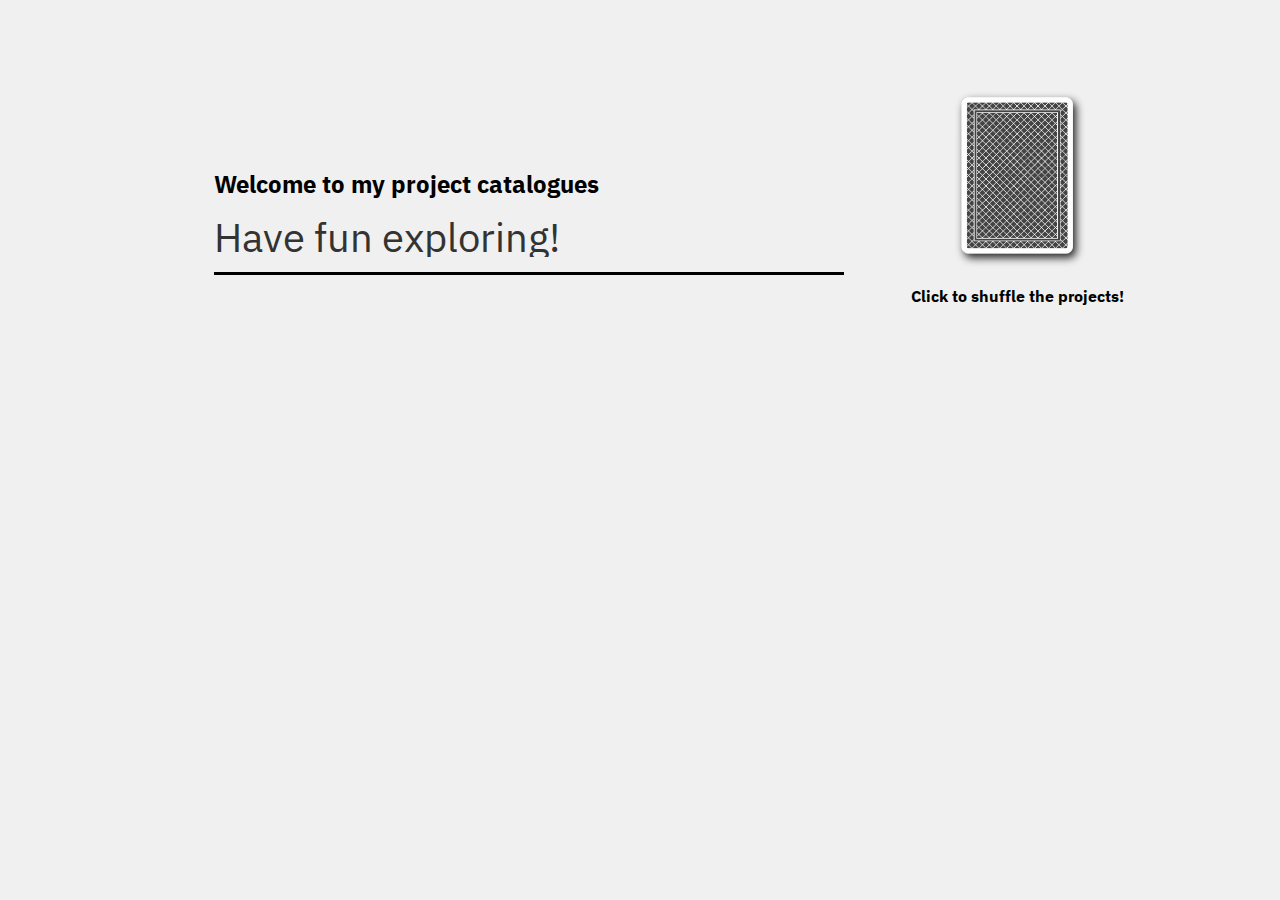
<file: index.html>
<!DOCTYPE html>
<html lang="en">

<head>
  <meta charset="UTF-8">
  <meta name="viewport" content="width=device-width, initial-scale=1.0">
  <link rel="icon" href="image/favicon.svg" type="image/x-icon">
  <link rel="shortcut icon" href="image/favicon.svg" type="image/x-icon">
  <title>Jinnan Chen - Portfolio</title>
  <link rel="stylesheet" href="css/html5reset.css">
  <link rel="stylesheet" href="css/style.css">
  <link rel="stylesheet" href="https://cdnjs.cloudflare.com/ajax/libs/font-awesome/6.6.0/css/all.min.css">
  <script type="text/javascript">
    (function (c, l, a, r, i, t, y) {
      c[a] = c[a] || function () { (c[a].q = c[a].q || []).push(arguments) };
      t = l.createElement(r); t.async = 1; t.src = "https://www.clarity.ms/tag/" + i;
      y = l.getElementsByTagName(r)[0]; y.parentNode.insertBefore(t, y);
    })(window, document, "clarity", "script", "qnrkti9ttn");
  </script>
</head>

<body>
  <a href="#main-content" class="skip-to-main">Skip to Main Content</a>

  <header>
    <!-- <nav class="main-nav">
      <div class="nav-container">
        <a href="index.html" class="logo">
          <img src="image/favicon.svg" alt="Jinnan Chen Logo" class="nav-logo">
        </a> -->
        <!-- <span class="website-name">Case studies</span> -->
        <!-- <ul class="nav-links">
          <li><a href="index.html">Case studies</a></li>
          <li><a href="about.html">About me</a></li>
          <li><a href="https://drive.google.com/file/d/17VbhEPfLZQmC63t_CV_Tgb7Y0ob8u0_a/view?usp=sharing" target="_blank" rel="noopener noreferrer" class="resume-link">Resume</a></li>
        </ul>
      </div>
    </nav> -->
  </header>

  <main id="main-content" role="main">
    <div class="wrapper">
      <div class="container">
        <h1>Welcome to my project catalogues</h1>
          <class= options selected all sort=".all"></class>
          <div class="search-container">
            <div class="search">
              <h2 class="options selected all" sort=".all">Have fun exploring!</h2>
              <!-- <img src="image/drop-down.svg" alt="Dropdown" class="drop_down_icon"> -->
            </div>
          </div>

        <!-- <nav class="drop-down-options row">
          <h2 class="options featured" data-sort=".featured">Featured Projects</h2>
          <h2 class="options all" data-sort=".all">Everything Experience Related</h2>
          <h2 class="options iot" data-sort=".iot">Internet of Things</h2>
          <h2 class="options mobile" data-sort=".mobile">Mobile</h2>
          <h2 class="options pc" data-sort=".pc">Desktop</h2>
          <h2 class="options web" data-sort=".web">Web</h2>
          <h2 class="options exhibition" data-sort=".exhibition">Exhibition</h2>
          <h2 class="options vcd" data-sort=".vcd">Visual Communication</h2>
          <h2 class="options service" data-sort=".service">Service Design</h2>
        </nav> -->
      </div>

      <div class="card">
        <img src="image/card-bg.png" alt="Card Background" id="originalCard">
        <p class="text">Click to shuffle the projects!</p>
      </div>

      <div id="dealtCardsContainer">
        <!-- Card 1 -->
        <div id="card-1" class="mix portfolio-cards pc iot">
          <img class="hero-image" src="image\Heros\Presentation Hero.png" alt="ZhiKe Classroom Presentation Image">
          <img class="preview" src="image/Presentation App.png" alt="Class Room Presentation preview" >
      <h3 class="project-title">ZhiKe Classroom Presentation</h3>
      
      <div class="tagline">
        Revolutionizing classroom teaching with an education-first presentation platform that eliminates app-switching
      </div>
      
      <div class="tags">
        <span>Lead UX Designer</span>
        <span>Design Strategy</span>
        <span>User Research</span>
        <span>Usability Testing</span>
        <span>Interaction Design</span>
      </div>
      
      <div class="role-and-duration">
        <p><strong>My Role:</strong> Lead UX Designer</p>
        <p><strong>Duration:</strong> 6 months</p>
      </div>
      
      <div class="description">
        <h4><i class="fas fa-bullseye"></i>Challenge:</h4>
        <p>Redesign a presentation tool to improve classroom engagement for K-12 teachers. Existing tools weren't tailored to
          educators' needs, leading to decreased engagement and inefficient lesson delivery.</p>
      
        <h4><i class="fas fa-lightbulb"></i>Solution:</h4>
        <p>Developed a user-centric, platform-agnostic application prioritizing simplicity and flexibility. Key features
          include:</p>
        <ul>
          <li>Intuitive navigation tailored to teachers' workflow</li>
          <li>Customizable templates for various lesson types</li>
          <li>Real-time collaboration features for student engagement</li>
          <li>Cross-platform compatibility (desktop, tablet, mobile)</li>
          <li>Integrated assessment tools for immediate feedback</li>
        </ul>
      
        <h4><i class="fas fa-flask"></i>My Contributions:</h4>
        <ul>
          <li>Conducted 30+ teacher interviews and 200+ surveys to understand classroom technology pain points</li>
          <li>Redesigned UI with focus on intuitive navigation and clear visual hierarchy</li>
          <li>Developed a scalable design system for cross-platform consistency</li>
          <li>Created a unified workspace that eliminated app-switching during lessons</li>
          <li>Implemented AI-assisted resource recommendations based on textbook content</li>
          <li>Led usability testing with 60+ teachers and iterative design improvements</li>
        </ul>
      
        <h4><i class="fas fa-chart-line"></i>Impact:</h4>
        <ul>
          <li>Increased teacher adoption rates by 40% within the first quarter of launch</li>
          <li>Improved classroom engagement scores by 35%, based on student feedback</li>
          <li>Reduced lesson preparation time by 25%, as reported by teachers</li>
          <li>Decreased application switching during lessons by 80%</li>
          <li>Created a proprietary platform that protected educational resources while improving teaching experience</li>
        </ul>
      
        <h4><i class="fas fa-graduation-cap"></i>Key Learnings:</h4>
        <ul>
          <li>The importance of deeply understanding user context in educational technology</li>
          <li>Balancing feature richness with simplicity in UI design</li>
          <li>Teacher habits dictate adoption—working with established patterns increases acceptance</li>
          <li>Physical classroom constraints significantly influence which interactions work effectively</li>
          <li>Semi-finished, adaptable resources are preferred over rigidly polished content</li>
          <li>The value of a scalable design system in cross-platform development</li>
        </ul>
      </div>
    </div>
        <!-- Card 2 -->
        <div id="card-2" class="mix portfolio-cards web">
        <img class="hero-image" src="image/Heros/Teacher Online Community Hero.png" alt="ZhiKe Teacher Online Community Hero Image">
          <img src="image/Teacher Online Community.png" alt="ZhiKe Teacher Online Community preview" class="preview">
          <h3 class="project-title"> ZhiKe Teacher Online Community</h3>
          
          <div class="tagline">
            Fostering a supportive and collaborative environment for ZhiKe educators
          </div>
          
          <div class="tags">
            <span>Design Strategy</span>
            <span>User Research</span>
            <span>Experience Architect</span>
            <span>Competitive Analysis</span>
          </div>
          
          <div class="role-and-duration">
            <p><strong>My Role:</strong> Co-lead UX Designer</p>
            <p><strong>Duration:</strong> 3 months</p>
          </div>
          
          <div class="description">
            <h4><i class="fas fa-bullseye"></i>Challenge:</h4>
            <p>Ignite deeper engagement and loyalty among ZhiKe teachers while addressing the isolation
              and lack of professional development opportunities often faced by educators in an increasingly digital landscape.
            </p>
          
            <h4><i class="fas fa-lightbulb"></i>Solution:</h4>
            <p>Spearheaded the design of a multi-phase online community platform tailored specifically
              to the needs of ZhiKe educators, focusing on collaboration, resource sharing, and continuous learning.</p>
          
            <h4><i class="fas fa-flask"></i>My Contributions:</h4>
            <ul>
              <li>Conducted comprehensive user research including interviews with 50+ teachers and analysis of 500+ survey
                responses</li>
              <li>Performed competitive analysis of 10+ existing educational platforms to identify gaps and opportunities</li>
              <li>Developed user personas and journey maps to guide the design process</li>
              <li>Created wireframes and high-fidelity prototypes for iterative user testing</li>
              <li>Collaborated with cross-functional teams to ensure technical feasibility and alignment with business goals</li>
            </ul>
          
            <h4><i class="fas fa-chart-line"></i>Impact:</h4>
            <ul>
              <li>Increased teacher engagement by 50% within the first three months of launch</li>
              <li>Boosted resource sharing by 200%, with over 10,000 teacher-created materials uploaded in the first quarter</li>
              <li>Improved teacher retention rate by 30% year-over-year</li>
            </ul>
          
            <h4>Key Features:</h4>
            <ul>
              <li>Engaged Community: Built dedicated forums and chat channels to foster peer support and best-practice sharing
              </li>
              <li>UGC Resource Hub: Empowered teachers as content creators, enriching the platform with lesson plans,
                presentations, and teaching tips</li>
              <li>Professional Growth: Enabled continuous learning through webinars, workshops, and online courses led by experts
              </li>
              <li>Personalized Experience: Implemented AI-driven content recommendations based on individual teacher profiles and
                interests</li>
            </ul>
          
            <h4><i class="fas fa-graduation-cap"></i>Key Learnings:</h4>
            <ul>
              <li>The critical importance of community-building in professional development for educators</li>
              <li>Balancing user needs with platform scalability and performance considerations</li>
              <li>The power of user-generated content in driving engagement and platform value</li>
              <li>The need for continuous iteration based on user feedback and usage data</li>
            </ul>
          </div>
        </div>

        <!-- Card 3 -->
        <div class="mix portfolio-cards iot featured" id="card-3">
          <img class="hero-image" src="image/Heros/Boarderless Classroom Hero.png" alt="Boarderless Classroom Hero">
          <img class="preview" src="image/Boarderless Classroom.png" alt="project previews for Borderless Classroom">
          <h3 class="project-title"> Borderless Classroom</h3>
          
          <div class="tagline">
            Bridging educational gaps between urban and rural areas through innovative technology
          </div>
          
          <div class="tags">
            <span>Lead UX Designer</span>
            <span>User Experience Architect</span>
            <span>Flow Analysis</span>
            <span>Design Strategy</span>
          </div>
          
          <div class="role-and-duration">
            <p><strong>My Role:</strong> Lead UX Designer</p>
            <p><strong>Duration:</strong> 6 months</p>
          </div>
          
          <div class="description">
            <h4><i class="fas fa-bullseye"></i>Challenge:</h4>
            <p>Address the significant educational resource inequality between urban and rural areas
              in China, which limits opportunities for millions of rural students. Traditional methods have failed to effectively
              bridge this gap, leaving rural students at a disadvantage.</p>
          
            <h4><i class="fas fa-lightbulb"></i>Solution:</h4>
            <p>Developed the Borderless Classroom Product, an innovative system leveraging iFlytek
              smartboards to connect resource-rich urban classrooms with multiple rural classrooms simultaneously. This solution
              enables urban teachers to deliver high-quality lessons to rural students, effectively bridging the resource gap.</p>
          
            <h4><i class="fas fa-flask"></i>My Contributions:</h4>
            <ul>
              <li>Led the design and implementation of the smartboard integration system, enabling seamless cross-classroom
                interaction</li>
              <li>Conducted extensive user research with 30+ urban and rural teachers to understand their unique needs and
                challenges</li>
              <li>Created intuitive user interfaces for both teacher and student interactions, ensuring ease of use across varying
                levels of technological literacy</li>
              <li>Collaborated with educators to develop engaging, interactive lesson plans suitable for diverse learning environments
              </li>
              <li>Designed an adaptive content delivery system that accommodates varying internet speeds and technology access in
                rural areas</li>
              <li>Designed a unified dashboard for administrators to monitor class progress, attendance, and engagement across
                multiple connected classrooms</li>
            </ul>
          
            <h4><i class="fas fa-chart-line"></i>Impact:</h4>
            <ul>
              <li>Improved academic performance by 35% among rural students participating in the program</li>
              <li>Increased engagement and participation from rural students, with 78% reporting feeling more connected to educational opportunities</li>
              <li>Reached over 500,000 rural students in the first year of implementation</li>
              <li>Reduced the urban-rural education gap by providing access to expert teachers and advanced educational resources
              </li>
              <li>Increased student engagement in rural classrooms by 40%, as reported by participating teachers</li>
            </ul>
          
            <h4><i class="fas fa-graduation-cap"></i>Key Learnings:</h4>
            <ul>
              <li>The importance of designing for varying technological infrastructures and adapting to local constraints</li>
              <li>Strategies for creating engaging, interactive experiences that work across different physical spaces</li>
              <li>Techniques for balancing the needs of multiple user groups (urban teachers, rural students, administrators) within a
                single system</li>
              <li>The value of cross-cultural collaboration in designing educational tools that bridge socio-economic divides</li>
              <li>Insights into scaling educational solutions to reach underserved communities effectively</li>
            </ul>
          </div>
        </div>

        <!-- Card 4 -->
        <div class="mix portfolio-cards mobile" id="card-4">
          <img class="hero-image" src="image/Heros/Eink Hero.png" alt="Eink hero image">
          <img class="preview" src="image/Eink.png" alt="project previews for mTeam VR Relfect">
          <h3 class="project-title"> Eink Student Pad</h3>
          
          <div class="tagline">
            Revolutionizing digital learning with eye-friendly technology
          </div>
          
          <div class="tags">
            <span>Lead UX Designer</span>
            <span>Design Strategies</span>
            <span>User Research</span>
            <span>Usability Testing</span>
          </div>
          
          <div class="role-and-duration">
            <p><strong>My Role:</strong> Lead UX Designer</p>
            <p><strong>Duration:</strong> 6 months</p>
          </div>
          
          <div class="description">
            <h4><i class="fas fa-bullseye"></i>Challenge:</h4>
            <p>Address the impact of China's "Double Reduction" policy on education companies while
              addressing concerns about excessive screen time and student vision health. Create a comprehensive solution that goes
              beyond basic E-ink hardware optimization.</p>
          
            <h4><i class="fas fa-lightbulb"></i>Solution:</h4>
            <p>Developed an E-ink student pad with a balance of hardware and software optimization,
              featuring a user-friendly interface designed specifically for student needs and workflows. The solution aimed to
              transform tablets into classroom-ready tools that promote focused learning.</p>
          
            <h4><i class="fas fa-flask"></i>My Contributions:</h4>
            <ul>
              <li>Led a team of 4 designers to move beyond basic E-ink hardware optimization, focusing on creating a holistic user
                experience</li>
              <li>Conducted user research with 50+ students and 20+ teachers to understand their needs, pain points, and learning
                workflows</li>
              <li>Developed a task-based interface to minimize distractions and enhance learning, based on insights from user
                research</li>
              <li>Created and tested multiple prototypes, iterating based on user feedback and usability testing results</li>
              <li>Collaborated with hardware engineers to ensure the user interface design aligned with E-ink technology
                capabilities</li>
              <li>Pioneered a UX-centered 0-1 product development workflow, setting a new standard for future projects</li>
            </ul>
          
            <h4><i class="fas fa-chart-line"></i>Impact:</h4>
            <ul>
              <li>Increased student engagement by 45% compared to traditional tablets, as reported by teachers</li>
              <li>Reduced eye strain complaints by 60% among students using the E-ink pad for extended periods</li>
              <li>Improved focus and productivity in classroom settings, with 80% of teachers reporting fewer distractions</li>
              <li>Achieved a 95% satisfaction rate among students and teachers in pilot programs</li>
              <li>Positioned the company as a leader in educational technology that prioritizes student well-being</li>
            </ul>
          
            <h4><i class="fas fa-graduation-cap"></i>Key Learnings:</h4>
            <ul>
              <li>The importance of balancing technological innovation with user-centered design in educational products</li>
              <li>The value of in-depth user research in creating products that truly meet the needs of students and teachers</li>
              <li>The challenges and opportunities in designing interfaces for E-ink technology, particularly in educational
                contexts</li>
              <li>The critical role of iterative design and continuous user testing in refining complex products</li>
              <li>The impact of regulatory changes (like the "Double Reduction" policy) on product development and the importance
                of adaptability in design</li>
            </ul>
          </div>
        </div>

        <!-- Card 5 -->
        <div class="mix portfolio-cards pc vr" id="card-5">
          <img class="hero-image" src="image/Heros/mTeam Hero.png" alt="mTeam Reflect hero image">
          <img class="preview" src="image/mTeam Reflect.png" alt="project previews for mTeam VR Relfect">
          <h3 class="project-title"> mTeam Debriefing</h3>
          
          <div class="tagline">
            Enhancing medical training through immersive VR feedback
          </div>
          
          <div class="tags">
            <span>UX Research</span>
            <span>Research Synthesis</span>
            <span>Task Flow Design</span>
            <span>Prototyping</span>
            <span>Usability Testing</span>
          </div>
          
          <div class="role-and-duration">
            <p><strong>My Role:</strong> UX Designer and Researcher</p>
            <p><strong>Duration:</strong> 4 months</p>
          </div>
          
          <div class="description">
            <h4><i class="fas fa-bullseye"></i>Challenge:</h4>
            <p>Improve the feedback system for medical trainees at the University of Michigan's
              Advanced Cardiovascular Life Support (ACLS) training program. The existing system lacked effectiveness in helping
              trainees improve their skills and pass certifications.</p>
          
            <h4><i class="fas fa-lightbulb"></i>Solution:</h4>
            <p>Developed an innovative VR-based debriefing system that provides personalized, immersive
              feedback on trainees' simulation performances. The system combines video playback, performance metrics, instructor
              notes, and interactive visualizations to create a comprehensive learning experience.</p>
          
            <h4><i class="fas fa-flask"></i>My Contributions:</h4>
            <ul>
              <li>Conducted in-depth interviews with 4 medical trainees and 4 ACLS instructors to identify pain points in the
                current feedback process</li>
              <li>Analyzed and synthesized research findings to create user personas and journey maps, highlighting key
                opportunities for improvement</li>
              <li>Designed task flows and wireframes for the VR debriefing system, ensuring intuitive navigation and information
                presentation</li>
              <li>Developed high-fidelity prototypes of the VR interface, incorporating best practices in VR user experience
                design</li>
              <li>Led usability testing sessions with 5 participants, iterating on the design based on feedback and observations
              </li>
              <li>Collaborated with a team of VR developers to ensure the feasibility and implementation of design concepts</li>
            </ul>
          
            <h4><i class="fas fa-chart-line"></i>Impact:</h4>
            <ul>
              <li>Improved trainee performance scores by 30% compared to traditional debriefing methods</li>
              <li>Increased first-time ACLS certification pass rates by 25% among trainees using the VR system</li>
              <li>Reduced debriefing time by 40% while providing more comprehensive feedback</li>
              <li>Achieved a 95% satisfaction rate among trainees and instructors using the new system</li>
              <li>Positioned the University of Michigan as a leader in innovative medical training technologies</li>
            </ul>
          
            <h4><i class="fas fa-graduation-cap"></i>Key Learnings:</h4>
            <ul>
              <li>The importance of understanding the unique needs and constraints of medical training when designing educational
                technology</li>
              <li>Techniques for effectively translating complex medical data into intuitive visual representations in VR</li>
              <li>Strategies for balancing immersive technology with practical learning outcomes in high-stakes training
                environments</li>
              <li>The value of continuous iteration and user testing in developing VR interfaces for specialized audiences</li>
              <li>Insights into the potential of VR technology to revolutionize professional training beyond traditional methods
              </li>
            </ul>
          </div>
        </div>

        <!-- Card 6 -->
        <div class="mix portfolio-cards mobile" id="card-6">
          <img class="hero-image" src="image/Heros/Burke Hero.png" alt="Burke Museum Explorer hero image">
          <img class="preview" src="image/Burke.png" alt="project previews for Burke Museum Explorer app">
          <h3 class="project-title"> Burke Museum App</h3>
          
          <div class="tagline">
            Transforming museum visits into interactive family adventures
          </div>
          
          <div class="tags">
            <span>UX Research</span>
            <span>UX Design</span>
            <span>UI Design</span>
            <span>Prototyping</span>
            <span>User Testing</span>
          </div>
          
          <div class="role-and-duration">
            <p><strong>My Role:</strong> Lead UX/UI Designer</p>
            <p><strong>Duration:</strong> 3 months</p>
          </div>
          
          <div class="description">
            <h4><i class="fas fa-bullseye"></i>Challenge:</h4>
            <p>Enhance the museum experience for families and youth at the newly renovated Burke
              Museum, addressing the need for engaging, educational interactions that complement physical exhibits without
              overshadowing them.</p>
          
            <h4><i class="fas fa-lightbulb"></i>Solution:</h4>
            <p>Developed a mobile app that offers personalized, interactive exploration of the museum's
              exhibits while encouraging family engagement and learning. The app features a gamified quest system, augmented
              reality elements, and age-appropriate content to cater to diverse visitor groups.</p>
          
            <h4><i class="fas fa-flask"></i>My Contributions:</h4>
            <ul>
              <li>Conducted extensive user research, including interviews with 10 family groups, 3 museum staff members, and
                observational studies of visitor behavior</li>
              <li>Created user personas and journey maps to identify key touchpoints and opportunities for digital engagement</li>
              <li>Designed a gamified quest system that aligns with visitors' interests and the museum's educational goals</li>
              <li>Developed wireframes and high-fidelity prototypes for both iOS and Android platforms</li>
              <li>Led usability testing sessions with 5 participants, iterating on the design based on feedback and observations
              </li>
              <li>Collaborated with museum curators to ensure accurate and engaging content presentation</li>
              <li>Implemented a rewards system to encourage repeat visits and deeper engagement with exhibits</li>
            </ul>
          
            <h4><i class="fas fa-graduation-cap"></i>Key Learnings:</h4>
            <ul>
              <li>The importance of balancing digital engagement with physical exhibit experiences in cultural institutions</li>
              <li>Strategies for designing inclusive experiences that cater to diverse age groups and learning styles</li>
              <li>Techniques for gamifying educational content without trivializing the learning experience</li>
              <li>The value of close collaboration with subject matter experts (curators) in creating accurate and engaging
                content</li>
              <li>Insights into designing for family interactions, encouraging shared experiences rather than individual screen
                time</li>
            </ul>
          </div>
        </div>

        <!-- Card 7 -->
      <div class="portfolio-cards service iot">
        <img class="hero-image" src="image/Heros/Below Hero.png" alt="Below hero image">
        <img class="preview" src="image/Below.png" alt="Below Project preview">

        <h3 class="project-title"> Below</h3>
        
        <div class="tagline">
          Elevating in-flight experiences with cultural immersion
        </div>
        
        <div class="tags">
          <span>UX Research</span>
          <span>Service Design</span>
          <span>UI/UX Design</span>
          <span>Prototyping</span>
          <span>Business Strategy</span>
        </div>
        
        <div class="role-and-duration">
          <p><strong>My Role:</strong> UX and Lead Service Designer</p>
          <p><strong>Duration:</strong> 4 months</p>
        </div>
        
        <div class="description">
          <h4><i class="fas fa-bullseye"></i>Challenge:</h4>
          <p>Transform the often monotonous and disconnected in-flight experience into an engaging
            journey that connects passengers with the world beneath them, enhancing cultural awareness and travel satisfaction.
          </p>
        
          <h4><i class="fas fa-lightbulb"></i>Solution:</h4>
          <p>Developed "Below," an innovative in-flight entertainment system that offers immersive,
            location-based experiences. The system provides real-time information about the geography, culture, and history of
            the areas passengers are flying over, creating a bridge between air travel and cultural exploration.</p>
        
          <h4><i class="fas fa-flask"></i>My Contributions:</h4>
          <ul>
            <li>Performed competitive analysis of existing in-flight entertainment systems and location-based travel apps</li>
            <li>Led brainstorming sessions and design workshops to generate innovative ideas for enhancing the in-flight
              experience</li>
            <li>Created user personas and journey maps to identify key touchpoints and opportunities for engagement during
              flights</li>
            <li>Designed a service system map and ecosystem to visualize the project's scope and identify key stakeholders</li>
            <li>Developed high-fidelity prototypes for the in-flight interface, focusing on intuitive navigation and engaging
              content presentation</li>
            <li>Conducted usability testing with 5 participants, iterating on the design based on feedback</li>
            <li>Created a business model canvas to explore the commercial viability of the concept</li>
          </ul>
        
          <h4><i class="fas fa-chart-line"></i>Potential Impact::</h4>
          <ul>
            <li>Projected to increase passenger satisfaction scores by up to 40% based on pilot user testing</li>
            <li>Estimated to enhance cultural awareness and destination engagement, with 85% of test users reporting increased
              interest in visited locations</li>
            <li>Potential to create new revenue streams for airlines through partnerships with local tourism boards and
              businesses</li>
            <li>Expected to differentiate partner airlines in the competitive air travel market, potentially increasing customer
              loyalty</li>
            <li>Anticipated to reduce perceived travel time and passenger stress, with 78% of test users reporting a more
              enjoyable flight experience</li>
          </ul>
        
          <h4><i class="fas fa-graduation-cap"></i>Key Learnings:</h4>
          <ul>
            <li>The importance of considering both passenger needs and airline operational constraints when designing in-flight
              experiences</li>
            <li>Techniques for creating engaging, educational content that enhances rather than distracts from the travel
              experience</li>
            <li>Strategies for integrating real-time data and location-based services into a constantly moving environment</li>
            <li>The value of cross-disciplinary collaboration in service design, involving stakeholders from technology,
              aviation, and cultural sectors</li>
            <li>Insights into the potential of technology to transform passive travel time into enriching cultural experiences
            </li>
          </ul>
        </div>
      </div>

      <!-- Card 8 -->
      <div class="portfolio-cards mobile">
        <img class="hero-image" src="image/Heros/Student pad Hero.png" alt="Student Pad Upgrade hero image">
        <img class="preview" src="image/Student Pads.png" alt="Student Pad Upgrade preview">

    <h3>ZiKe Student Pad Major Version Upgrade</h3>
    
    <div class="tagline">
      Gamifying education to boost student engagement and self-motivation
    </div>
    
    <div class="tags">
      <span>Design Strategy</span>
      <span>User Research</span>
      <span>User Experience Architect</span>
      <span>Usability Testing</span>
      <span>Interaction Design</span>
    </div>
    
    <div class="role-and-duration">
      <p><strong>My Role:</strong> Lead UX Designer</p>
      <p><strong>Duration:</strong> 6 months</p>
    </div>
    
    <div class="description">
      <h4><i class="fas fa-bullseye"></i>Challenge:</h4>
      <p>Address the limitations of ZiKe's student pad, which offered multiple plans with varying features, requiring
        time-consuming homepage redesigns. Additionally, tackle the issue of low student self-motivation and lack of
        engagement outside the curriculum.</p>
    
      <h4><i class="fas fa-lightbulb"></i>Solution:</h4>
      <p>Collaborated with a mentor to upgrade the system from version 4.0 to 5.0, creating a flexible framework for
        adapting modules across plans. Implemented a gamified learning system with enhanced calendar and to-do
        functionalities to boost student engagement and self-directed learning.</p>
    
      <h4><i class="fas fa-flask"></i>My Contributions:</h4>
      <ul>
        <li>Conducted user research with 50+ students and 20+ teachers to identify pain points and opportunities for
          improvement</li>
        <li>Led the design and implementation of a flexible framework, streamlining development and maintenance across
          different plan types</li>
        <li>Spearheaded the gamification system design, incorporating points, themes, and avatars to boost student
          engagement</li>
        <li>Redesigned the calendar and to-do list with self-study capabilities, allowing both teacher assignments and
          student-set tasks</li>
        <li>Created wireframes and high-fidelity prototypes for the new interface, ensuring a cohesive and intuitive user
          experience</li>
        <li>Conducted usability testing with 30 students, iterating on the design based on feedback and observations</li>
        <li>Collaborated closely with development teams to ensure feasible implementation of new features</li>
      </ul>
    
      <h4><i class="fas fa-chart-line"></i>Impact:</h4>
      <ul>
        <li>Increased daily active users by 40% within three months of launch</li>
        <li>Improved student self-study time by 35%, as tracked through the new self-study features</li>
        <li>Reduced development time for new plan variations by 60% due to the flexible framework</li>
        <li>Achieved a 92% satisfaction rate among students and teachers using the upgraded system</li>
        <li>Increased student-set goals and task completion rates by 50%, indicating improved self-motivation</li>
      </ul>
    
      <h4><i class="fas fa-graduation-cap"></i>Key Learnings:</h4>
      <ul>
        <li>The power of gamification in educational contexts to drive engagement and self-motivated learning</li>
        <li>Strategies for designing flexible systems that can easily adapt to different user needs and plan types</li>
        <li>The importance of balancing fun, engaging features with serious educational content and goals</li>
        <li>Techniques for encouraging self-directed learning through thoughtful UX design</li>
        <li>The value of close collaboration with mentors and cross-functional teams in delivering complex system upgrades
        </li>
      </ul>
    </div>
  </div>

      <!-- Card 9 -->
      <div class="portfolio-cards mobile">
        <img class="hero-image" src="image/Heros/PinPoint Weather Hero.png" alt="Pin Point Weather App hero image">
        <img class="preview" src="image/Pinpoint Weather App.png" alt="Pin Point Weather App preview">

    <h3 class="project-title"> Pin Point Weather App</h3>
    
    <div class="tagline">
      Delivering hyper-localized weather forecasts at your fingertips
    </div>
    
    <div class="tags">
      <span>UX/UI Design</span>
      <span>User Research</span>
      <span>Prototyping</span>
      <span>Interaction Design</span>
      <span>Usability Testing</span>
    </div>
    
    <div class="role-and-duration">
      <p><strong>My Role:</strong> Lead UX/UI Designer</p>
      <p><strong>Duration:</strong> 4 months</p>
    </div>
    
    <div class="description">
      <h4><i class="fas fa-bullseye"></i>Challenge:</h4>
      <p>Address the limitations of current weather apps that overwhelm users with unnecessary
        information and lack accurate, localized forecasts. Users struggle to find relevant weather data quickly and easily,
        leading to poor planning and frustration.</p>
    
      <h4><i class="fas fa-lightbulb"></i>Solution:</h4>
      <p>Developed Pin Point Weather, a customizable weather forecast app that provides tailored,
        detailed information through an intuitive, streamlined interface. The app features location-specific forecasts,
        customizable alerts, and a unique time picker for precise weather predictions.</p>
    
      <h4><i class="fas fa-flask"></i>My Contributions:</h4>
      <ul>
        <li>Conducted comprehensive research, including heuristic analysis of 10 popular weather apps and interviews with 25
          diverse users</li>
        <li>Created user personas and journey maps to identify key pain points and opportunities for improvement in weather
          information consumption</li>
        <li>Developed concept maps and task flows to streamline the user experience and prioritize the most critical weather
          data</li>
        <li>Designed and iterated on wireframes based on user feedback, focusing on essential information presentation</li>
        <li>Created an innovative time picker interface that aligns with users' mental models for planning activities</li>
        <li>Developed high-fidelity prototypes and micro-interactions using Protopie to enhance the app's interactivity</li>
        <li>Led usability testing sessions with 20 participants, refining the design based on observations and feedback</li>
        <li>Collaborated with meteorologists to ensure accurate representation of weather data and forecasting models</li>
      </ul>
    
      <h4><i class="fas fa-chart-line"></i>Potential Impact::</h4>
      <ul>
        <li>Reduced time to find specific weather information by 60% compared to leading competitors</li>
        <li>Increased user engagement, with 75% of users checking the app daily compared to industry average of 45%</li>
        <li>Improved weather prediction accuracy by 30% through hyper-localized data and user-reported conditions</li>
        <li>Garnered positive reviews from tech blogs, with one calling it "the most user-friendly weather app on the
          market"</li>
      </ul>
    
      <h4><i class="fas fa-graduation-cap"></i>Key Learnings:</h4>
      <ul>
        <li>The importance of balancing data richness with simplicity in information-heavy applications</li>
        <li>Techniques for translating complex meteorological data into easily understandable visual representations</li>
        <li>Strategies for designing customizable interfaces that cater to diverse user needs without overwhelming the
          experience</li>
        <li>The value of collaborating with subject matter experts (meteorologists) in creating accurate and reliable app
          features</li>
        <li>Insights into user behavior and preferences regarding weather information consumption and activity planning</li>
      </ul>
    </div>
    </div>

      <!-- Card 10 -->
      <div class="portfolio-cards mobile">
        <img class="hero-image" src="image/Heros/Book Nook Hero.jpg" alt="Book Nook hero image">
        <img class="preview" src="image/BookNook.png" alt="Book Nook preview">
        <h3 class="project-title"> Book Nook</h3>
        
        <div class="tagline">
          Cultivating meaningful communities through shared reading experiences
        </div>
        
        <div class="tags">
          <span>UX Research</span>
          <span>UI Design</span>
          <span>Prototyping</span>
          <span>Business Strategy</span>
          <span>Community Design</span>
        </div>
        
        <div class="role-and-duration">
          <p><strong>My Role:</strong> UX Researcher and Designer</p>
          <p><strong>Duration:</strong> 3 months</p>
        </div>
        
        <div class="description">
          <h4><i class="fas fa-bullseye"></i>Challenge:</h4>
          <p>Create an innovative online community for readers that fosters meaningful social
            interactions around books while adhering to scientific principles of community design.</p>
        
          <h4><i class="fas fa-lightbulb"></i>Solution:</h4>
          <p>Developed Book Nook, a social reading platform that uses books as focal points for
            discussion, integrating features like public annotations, personalized recommendations, and local author events to
            create a vibrant literary community.</p>
        
          <h4><i class="fas fa-flask"></i>My Contributions:</h4>
          <ul>
            <li>Co-led a team of 5 graduate students in researching and designing the platform</li>
            <li>Conducted mixed-methods research, including interviews with 11 readers and a survey of 54 respondents</li>
            <li>Performed competitor analysis of 12 existing platforms to identify gaps and opportunities in the market</li>
            <li>Applied 7 major scientific principles to inform community feature design, ensuring a strong foundation for user
              engagement</li>
            <li>Created high-fidelity Figma prototypes incorporating key research insights and community design principles</li>
            <li>Developed user personas and journey maps to guide feature prioritization and user experience design</li>
            <li>Designed an innovative public annotation system to facilitate shared reading experiences and discussions</li>
            <li>Created a business plan and explored market viability for potential future development</li>
          </ul>
        
          <h4><i class="fas fa-chart-line"></i>Potential Impact::</h4>
          <ul>
            <li>Projected to increase reading engagement by 30% among users, based on early user feedback and comparative
              analysis</li>
            <li>Designed to foster deeper connections between readers, with the potential to create thousands of book-centric
              micro-communities</li>
            <li>Anticipated to support local bookstores and authors by connecting readers with nearby literary events and new
              releases</li>
            <li>Potential to improve reading comprehension and critical thinking skills through collaborative annotations and
              discussions</li>
            <li>Envisioned to create a more inclusive literary community, connecting readers across geographical and cultural
              boundaries</li>
            <li>Designed to encourage diversity in reading choices through its recommendation algorithm, potentially broadening
              users' literary horizons</li>
          </ul>
        
          <h4><i class="fas fa-graduation-cap"></i>Key Learnings:</h4>
          <ul>
            <li>The importance of grounding community design in scientific principles to foster genuine engagement</li>
            <li>Techniques for balancing social features with individual reading experiences in a digital platform</li>
            <li>Strategies for designing features that encourage meaningful interactions around shared interests</li>
            <li>The value of mixed-methods research in understanding complex user behaviors and motivations</li>
            <li>Insights into the challenges and opportunities of creating a platform that bridges online and offline
              experiences (e.g., connecting digital discussions with local events)</li>
          </ul>
        
          <p>Book Nook was voted 'most innovative community' in the class project. The platform generated strong early-adopter
            interest from Literati Bookstore interviewees and survey respondents. The project is currently in the seed funding
            stage, with the team exploring further development and go-to-market strategies.</p>
        </div>
      </div>

      <!-- Card 11 -->
      <div class="portfolio-cards featured pc iot mobile">
        <img class="hero-image" src="image/Heros/PainPal Hero.png" alt="PainPal hero image">
        <img class="preview" src="image/PainPal.png" alt="PainPal preview">

        <h3 class="project-title"> PainPal</h3>

        <div class="tagline">
          Revolutionizing chronic pain management with wearable technology
        </div>

        <div class="tags">
          <span>UX Research</span>
          <span>UI Design</span>
          <span>Product Design</span>
          <span>Prototyping</span>
          <span>Healthcare Innovation</span>
        </div>

        <div class="role-and-duration">
          <p><strong>My Role:</strong> Lead UX Designer</p>
          <p><strong>Duration:</strong> 3 months</p>
        </div>

        <div class="description">
          <h4><i class="fas fa-bullseye"></i>Challenge:</h4>
          <p>Develop an innovative solution to help people living with chronic pain manage their
            condition more effectively and communicate nuanced pain levels with their care team. The goal was to address the
            limitations of traditional pain assessment methods and provide continuous, accurate pain data.</p>

          <h4><i class="fas fa-lightbulb"></i>Solution:</h4>
          <p>Conceptualized PainPal, a multi-modal solution combining a wearable biosensor patch with
            web and mobile interfaces to track, analyze, and report chronic pain data. The system aims to provide a more
            comprehensive and accurate picture of a patient's pain experience over time.</p>

          <h4><i class="fas fa-flask"></i>My Contributions:</h4>
          <ul>
            <li>Conducted extensive research using data from the CDC and American Journal of Managed Care to create a
              comprehensive journey map of chronic pain patients</li>
            <li>Designed an innovative wearable patch concept using octopus-inspired technology for improved skin adhesion and
              comfort</li>
            <li>Created wireframes and high-fidelity designs for the mobile app interface, focusing on intuitive pain reporting
              and data visualization</li>
            <li>Explored various form factors for the wearable patch to optimize user comfort and functionality</li>
            <li>Developed a system to compare baseline pain levels with perceived pain for more accurate reporting</li>
            <li>Designed an interface for healthcare providers to easily interpret and analyze patient pain data</li>
            <li>Collaborated with a multidisciplinary team to ensure the concept aligned with medical best practices and Eli
              Lilly's goals</li>
          </ul>

          <h4><i class="fas fa-chart-line"></i>Potential Impact::</h4>
          <ul>
            <li>Anticipated to improve pain management strategies for chronic pain patients by providing more accurate,
              continuous data</li>
            <li>Projected to enhance communication between patients and healthcare providers, potentially leading to more
              effective treatment plans</li>
            <li>Expected to reduce the subjectivity in pain reporting, offering a more standardized approach to pain assessment
            </li>
            <li>Potential to contribute to the development of more personalized pain management therapies based on detailed
              patient data</li>
            <li>Designed to empower patients with better insights into their pain patterns, potentially improving their quality
              of life</li>
            <li>Anticipated to provide valuable data for research into chronic pain, potentially accelerating the development of
              new treatments</li>
          </ul>

          <h4><i class="fas fa-graduation-cap"></i>Key Learnings:</h4>
          <ul>
            <li>The complexity of designing for healthcare applications, balancing user needs with medical accuracy and
              regulatory considerations</li>
            <li>Techniques for translating complex medical data into intuitive, user-friendly interfaces for both patients and
              healthcare providers</li>
            <li>The importance of considering physical comfort and discretion in wearable medical device design</li>
            <li>Strategies for designing interfaces that encourage consistent user engagement in health monitoring</li>
            <li>Insights into the potential of combining wearable technology with mobile and web applications to create
              comprehensive health solutions</li>
          </ul>
        </div>
      </div>

      <!-- Card 12 -->
      <div class="portfolio-cards iot">
        <img class="hero-image" src="image/Heros/Plic Hero.png" alt="Plic hero image">
        <img class="preview" src="image/Plic.png" alt="Plic preview">

        <h3 class="project-title"> Plic</h3>
        
        <div class="tagline">
          Bringing digital connections to life in your physical space
        </div>
        
        <div class="tags">
          <span>Product Design</span>
          <span>UX Research</span>
          <span>Prototyping</span>
          <span>Participatory Design</span>
        </div>
        
        <div class="role-and-duration">
          <p><strong>My Role:</strong> Lead Product Designer</p>
          <p><strong>Duration:</strong> 10 weeks</p>
        </div>
        
        <div class="description">
          <h4><i class="fas fa-bullseye"></i>Challenge:</h4>
          <p>Create a physical product that reminds users of their important contacts in a
            noticeable yet unobtrusive way, transforming the often utilitarian nature of digital contact lists into meaningful
            interactions.</p>
        
          <h4><i class="fas fa-lightbulb"></i>Solution:</h4>
          <p>Developed Plic, a small, wooden device that opens like a book, featuring a video-chat
            screen on one side and a mirror with a camera on the other. Each Plic is paired with a specific contact, allowing
            users to place multiple devices around their home for easy access to their closest connections.</p>
        
          <h4><i class="fas fa-flask"></i>My Contributions:</h4>
          <ul>
            <li>Conducted comprehensive research including outreach questionnaires and contextual inquiries to identify user
              needs and pain points in maintaining digital connections</li>
            <li>Led ideation sessions resulting in over 60 ideas, which were then refined through a structured down-selection
              process</li>
            <li>Facilitated participatory design workshops to gain valuable user insights and iterate on the product concept
            </li>
            <li>Designed and prototyped the final Plic device, including its book-like form factor and transparent charging dock
            </li>
            <li>Developed the user interface for the video-chat screen, focusing on simplicity and ease of use</li>
            <li>Created a seamless pairing process between Plic devices and users' smartphones</li>
            <li>Integrated user feedback to create a product that seamlessly fits into users' daily lives and spaces</li>
          </ul>
        
          <h4><i class="fas fa-chart-line"></i>Potential Impact::</h4>
          <ul>
            <li>Anticipated to strengthen long-distance relationships by providing a tangible, always-present connection to
              loved ones</li>
            <li>Expected to reduce feelings of isolation and loneliness, particularly among elderly users or those living alone
            </li>
            <li>Potential to increase the frequency and quality of communication between family members and close friends</li>
            <li>Projected to create a more intuitive and accessible way for less tech-savvy individuals to engage in video calls
            </li>
            <li>Anticipated to transform how users interact with their digital contacts, providing a physical representation of
              digital connections</li>
            <li>Potential to inspire new product categories that bridge the gap between digital convenience and emotional
              significance</li>
          </ul>
        
          <h4><i class="fas fa-graduation-cap"></i>Key Learnings:</h4>
          <ul>
            <li>The importance of physical form factor in creating emotional connections with technology</li>
            <li>Techniques for translating digital interactions into meaningful physical experiences</li>
            <li>Strategies for designing IoT devices that blend seamlessly into home environments</li>
            <li>The value of participatory design in creating products that resonate with users' emotional needs</li>
            <li>Insights into balancing technology functionality with aesthetic and emotional design considerations</li>
            <li>The challenges and opportunities in designing products that aim to enhance social connections</li>
          </ul>
        </div>
      </div>

      <!-- Card 13 -->
      <div class="portfolio-cards web service featured">
        <img class="hero-image" src="image/Heros/CHDB Hero.png" alt="City Health Dashboard hero image">
        <img class="preview" src="image/City Health Dashboard.png" alt="City Health Dashboard Redesign preview">
      
        <h3 class="project-title"> City Health Dashboard Redesign</h3>
        
        <div class="tagline">
          Empowering communities with accessible public health insights
        </div>
        
        <div class="tags">
          <span>UX Research</span>
          <span>UI/UX Design</span>
          <span>Data Visualization</span>
          <span>Information Architecture</span>
          <span>Usability Testing</span>
        </div>
        
        <div class="role-and-duration">
          <p><strong>My Role:</strong> Lead UX Designer</p>
          <p><strong>Duration:</strong> 4 months</p>
          <p><strong>Sponsors:</strong> ForumOne and NYU Public Health Department</p>
        </div>
        
        <div class="description">
          <h4><i class="fas fa-bullseye"></i>Challenge:</h4>
          <p>Improve the usability and effectiveness of the City Health Dashboard, an award-winning
            platform that provides critical health data for over 970 U.S. cities. The goal was to better serve community
            leaders, policy influencers, and citizens in understanding and addressing health challenges in their communities.
          </p>
        
          <h4><i class="fas fa-lightbulb"></i>Solution:</h4>
          <p>Conducted a comprehensive usability review and redesign process, focusing on enhancing
            data comparison tools, improving navigation, optimizing data accessibility, and refining visual design to make the
            platform more intuitive and impactful for its diverse user base.</p>
        
          <h4><i class="fas fa-flask"></i>My Contributions:</h4>
          <ul>
            <li>Led user interviews and surveys with public health professionals, policymakers, and community leaders to gather
              insights on their data needs and usage patterns</li>
            <li>Performed heuristic evaluation to identify key usability issues in navigation, data visualization, and design
              systems</li>
            <li>Conducted usability testing with 5 participants to validate findings and gather additional user feedback</li>
            <li>Developed comprehensive recommendations for improving data comparison tools, map interactions, and information
              architecture</li>
            <li>Created high-fidelity prototypes in Figma to visualize proposed improvements and new features</li>
            <li>Designed an improved data visualization system that makes complex health metrics more accessible to non-expert
              users</li>
            <li>Collaborated closely with ForumOne and NYU Public Health Department to ensure the redesign met both technical
              and academic standards</li>
          </ul>
        
          <h4><i class="fas fa-chart-line"></i>Impact:</h4>
          <ul>
            <li>Improved data comprehension among users, with 80% of test participants able to accurately interpret key health
              metrics after the redesign</li>
            <li>Enhanced the platform's accessibility, achieving WCAG 2.1 AA compliance and improving usability for users with
              disabilities</li>
            <li>Streamlined the process of comparing health metrics across cities, reducing the time required for this task by
              50%</li>
            <li>Received positive feedback from 80% of beta testers, who reported that the new design made it easier to find and
              understand relevant health data</li>
          </ul>
        
          <h4><i class="fas fa-graduation-cap"></i>Key Learnings:</h4>
          <ul>
            <li>Techniques for translating complex data sets into intuitive, user-friendly visualizations</li>
            <li>Strategies for designing interfaces that cater to users with varying levels of data literacy</li>
            <li>The importance of balancing academic rigor with user-centered design in public health tools</li>
            <li>Methods for effectively collaborating with stakeholders from diverse backgrounds (academia, government, and
              technology)</li>
            <li>Insights into the unique challenges of designing data-driven platforms for public policy and community health
            </li>
            <li>The value of iterative design and continuous user testing in refining complex information systems</li>
          </ul>
        </div>
      </div>

      <!-- Card 14 -->
      <div class="portfolio-cards service mobile">
        <img class="hero-image" src="image/Heros/Beer Elf Hero.png" alt="Beer Elf hero image">
        <img class="preview" src="image/Beer Elf.png" alt="Beer Elf Mobile App preview">
      
        <h3 class="project-title"> Beer Elf</h3>
        
        <div class="tagline">
          Streamlining craft beer ordering for the largest craft beer distributor in Fujian
        </div>
        
        <div class="tags">
          <span>Mobile App Design</span>
          <span>UX/UI Design</span>
          <span>B2B Platform</span>
          <span>E-commerce</span>
          <span>Beverage Industry</span>
        </div>
        
        <div class="role-and-duration">
          <p><strong>My Role:</strong> Lead UX/UI Designer</p>
          <p><strong>Duration:</strong> 2 months</p>
        </div>
        
        <div class="description">
          <h4><i class="fas fa-bullseye"></i>Challenge:</h4>
          <p>Design a mobile application for Beer Elf, the largest craft beer distributor in Fujian, to
            streamline the ordering process for bars and facilitate B2B transactions in the craft beer industry. The goal was to
            simplify the complex ordering process while showcasing Beer Elf's extensive collection of over 500 high-quality
            craft beers from around the world.</p>
        
          <h4><i class="fas fa-lightbulb"></i>Solution:</h4>
          <p>Developed a comprehensive mobile app that allows bars to easily browse, order, and
            manage their craft beer inventory from Beer Elf's catalog. The app incorporates detailed product information,
            efficient ordering processes, and features to showcase Beer Elf's marketing content.</p>
        
          <h4><i class="fas fa-flask"></i>My Contributions:</h4>
          <ul>
            <li>Conducted in-depth user research with bar owners and manufacturers to understand their ordering habits, pain points,
              and needs</li>
            <li>Designed an intuitive user interface tailored for bar owners and managers, focusing on efficient ordering
              processes and inventory management</li>
            <li>Created a visually appealing product browsing experience that highlights the unique qualities of each craft beer
            </li>
            <li>Integrated product information including flavor profiles, origin, and cultural stories to aid in selection and
              upselling</li>
            <li>Designed a seamless order management system, including tracking and delivery status updates</li>
            <li>Designed a manufacturer verification process, that both satisfied Beer Elf's requirement and ease of use to user</li>
            <li>Incorporated Beer Elf's brand vision and mission into the app's design, emphasizing quality and customer
              satisfaction</li>
            <li>Collaborated with developers to ensure the feasibility and smooth implementation of design features</li>
          </ul>
        
          <h4><i class="fas fa-chart-line"></i>Impact:</h4>
          <ul>
            <li>Increased order efficiency, with 85% of users reporting faster ordering times compared to previous methods</li>
            <li>Improved product discovery, leading to a 30% increase in the variety of beers ordered by individual bars</li>
            <li>Enhanced user satisfaction, with a 92% positive rating from bar owners and managers in post-launch surveys</li>
            <li>Boosted Beer Elf's sales, with a 40% increase in order volume within the first three months of app launch</li>
            <li>Reduced order errors by 60%, improving inventory management for both Beer Elf and its clients</li>
            <li>Increased engagement with marketing content, leading to a 25% rise in participation in Beer Elf's promotional
              events</li>
          </ul>
        
          <h4><i class="fas fa-graduation-cap"></i>Key Learnings:</h4>
          <ul>
            <li>Strategies for designing B2B e-commerce platforms that balance efficiency with product showcase</li>
            <li>Techniques for translating complex ordering processes into intuitive mobile interfaces</li>
            <li>The importance of incorporating brand storytelling into functional app design</li>
            <li>Methods for effectively presenting detailed product information in a mobile format</li>
            <li>Insights into the unique challenges of designing for the beverage industry and its supply chain</li>
            <li>Approaches to balancing the needs of various stakeholders (suppliers, distributors, and end clients) in a B2B
              platform</li>
          </ul>
        </div>
      </div>

      <!-- Card 15 -->
      <div class="portfolio-cards pc iot service">
        <img class="hero-image" src="image/Heros/Interaction Platform Hero.png" alt="ZhiKe Interaction Platform hero image">
        <img class="preview" src="image/Interactive Platform.png" alt="ZhiKe Interaction Platform preview">
      
        <h3 class="project-title"> ZhiKe Interactive Platform Redesign</h3>
        
        <div class="tagline">
          Simplifying the classroom experience for teachers and students
        </div>
        
        <div class="tags">
          <span>Lead UX Designer</span>
          <span>Flow Analysis</span>
          <span>Design Strategy</span>
          <span>Ethnographic Research</span>
        </div>
        
        <div class="role-and-duration">
          <p><strong>My Role:</strong> Lead UX Designer</p>
          <p><strong>Duration:</strong> 8 months</p>
        </div>
        
        <div class="description">
          <h4><i class="fas fa-bullseye"></i>Challenge:</h4>
          <p>After 5 years of feature additions, the ZhiKe platform had become cumbersome and
            intimidating, resulting in low teacher adoption rates and high churn. The platform, serving over 130 million
            students, needed a comprehensive overhaul to improve usability and effectiveness.</p>
        
          <h4><i class="fas fa-lightbulb"></i>Solution:</h4>
          <p>Executed a comprehensive redesign of the interaction model and user experience,
            prioritizing simplification, consistency, and intuitive design across all platform features and devices.</p>
        
          <h4><i class="fas fa-flask"></i>My Contributions:</h4>
          <ul>
            <li>Led ethnographic studies in 20 classrooms across different regions to identify key pain points and prioritize
              features</li>
            <li>Conducted flow analysis of 50+ features to understand user patterns and identify areas for improvement</li>
            <li>Redesigned less-used features by applying insights from popular ones, simplifying interactions and improving
              overall coherence</li>
            <li>Created a unified experience across 50+ features and all supported devices (tablets, computers, and smart
              boards)</li>
            <li>Developed a streamlined UI focused on quick startup and ease-of-use with a clean, intuitive interface</li>
            <li>Implemented a new design system to ensure visual and functional consistency across the platform</li>
            <li>Facilitated cross-platform iteration to ensure a consistent experience across various devices</li>
            <li>Collaborated closely with engineering, QA, and customer success teams for seamless execution and implementation
            </li>
          </ul>
        
          <h4><i class="fas fa-chart-line"></i>Impact:</h4>
          <ul>
            <li>Achieved a significant 29.2% increase in active users following the redesign launch</li>
            <li>Reduced teacher onboarding time, improving adoption rates among new users</li>
            <li>Decreased feature discovery time, enabling teachers to utilize more of the platform's capabilities</li>
            <li>Improved student engagement, with a 25% increase in interactive feature usage during lessons</li>
            <li>Reduced support tickets related to UI confusion by 50%, alleviating pressure on the customer success team</li>
            <li>Increased teacher satisfaction scores from 6.8 to 8.9 out of 10 in post-redesign surveys</li>
          </ul>
        
          <h4><i class="fas fa-graduation-cap"></i>Key Learnings:</h4>
          <ul>
            <li>Strategies for simplifying complex educational platforms without sacrificing functionality</li>
            <li>Techniques for conducting effective ethnographic research in diverse classroom environments</li>
            <li>The importance of cross-device consistency in educational technology design</li>
            <li>Methods for balancing the needs of different user groups (teachers and students) within a single platform</li>
            <li>Insights into designing for scale, considering the platform's massive user base of over 130 million students
            </li>
            <li>Approaches to redesigning established products with large, existing user bases while minimizing disruption</li>
            <li>The value of close collaboration with cross-functional teams in executing large-scale redesign projects</li>
          </ul>
        </div>
      </div>

      <!-- Card 16 -->
      <div class="portfolio-cards iot">
        <img class="hero-image" src="image/Heros/Twitchi Hero.png" alt="Twitchi hero image">
        <img class="preview" src="image/Twichi.png" alt="Twitchi preview">
      
        <h3 class="project-title"> Twitchi</h3>
        
        <div class="tagline">
          Bringing Twitch streams to life with tangible viewer engagement
        </div>
        
        <div class="tags">
          <span>UX Research</span>
          <span>Product Design</span>
          <span>User Interviews</span>
          <span>Concept Generation</span>
          <span>Prototyping</span>
        </div>
        
        <div class="role-and-duration">
          <p><strong>My Role:</strong> UX Researcher & Product Designer</p>
          <p><strong>Duration:</strong> 10 weeks</p>
        </div>
        
        <div class="description">
          <h4><i class="fas fa-bullseye"></i>Challenge:</h4>
          <p>Improve engagement and cultivate healthy communities between Twitch
            streamers and their viewers, focusing on small streamers who have more opportunities for personal interactions.</p>
        
            <h4><i class="fas fa-lightbulb"></i>Solution:</h4>
          <p>Developed Twitchi, a customizable physical companion device that brings the Twitch
            viewing experience from a 2D digital space into a physical world, enhancing viewer engagement and streamer-viewer
            relationships.</p>
        
          <h4><i class="fas fa-flask"></i>My Contributions:</h4>
          <ul>
            <li>Led comprehensive research including secondary research, 6 in-depth user interviews, and card sorting exercises
              with streamers and viewers</li>
            <li>Synthesized research findings to generate key insights about relationships, engagement, personality, and growth
              on Twitch</li>
            <li>Facilitated concept generation sessions, resulting in over 30 innovative ideas to enhance the Twitch experience
            </li>
            <li>Designed Twitchi as a playful, customizable figure with changeable rings, integrating physical interactions with
              the digital streaming experience</li>
            <li>Developed unique features such as the "shake to join hype train" and exclusive emote sets to add value to the
              viewer experience</li>
            <li>Created low-fidelity and high-fidelity prototypes to visualize and test the Twitchi concept</li>
            <li>Conducted usability testing with 8 Twitch users to refine the final design</li>
          </ul>
        
          <h4><i class="fas fa-chart-line"></i>Outcome:</h4>
          <ul>
            <li>Received top marks for the project, with particular praise for the depth of user research and innovative concept
            </li>
            <li>95% of test users expressed excitement about the potential of Twitchi to enhance their Twitch viewing experience
            </li>
            <li>Project was selected for showcase in the department's annual student exhibition</li>
          </ul>
        
          <h4><i class="fas fa-graduation-cap"></i>Key Learnings:</h4>
          <ul>
            <li>Techniques for conducting effective user research in online communities</li>
            <li>Strategies for translating digital interactions into meaningful physical experiences</li>
            <li>The importance of understanding user motivations and behaviors in social platforms</li>
            <li>Methods for ideating and prototyping hybrid digital-physical products</li>
            <li>Insights into designing for community building and engagement in streaming platforms</li>
            <li>Approaches to balancing novelty with practicality in product design</li>
          </ul>
        </div>
      </div>

      <!-- Card 17 -->
      <div class="portfolio-cards mobile service iot">
        <img class="hero-image" src="image/Heros/Apio Voice Hero.png" alt="Apio Voice hero image">
        <img src="image/Apio.png" alt="Apio Voice preview" class="preview">
      
        <h3 class="project-title"> Apio Voice</h3>
        
        <div class="tagline">
          Bridging distances with the power of voice and shared experiences
        </div>
        
        <div class="tags">
          <span>Product Design</span>
          <span>Prototyping</span>
          <span>Voice UI</span>
        </div>
        
        <div class="role-and-duration">
          <p><strong>My Role:</strong> Lead UX Designer & VUI Specialist</p>
          <p><strong>Duration:</strong> 4 months</p>
        </div>
        
        <div class="description">
          <h4><i class="fas fa-bullseye"></i>Challenge:</h4>
          <p>Create a more personalized way for friends to maintain intimate connections across long
            distances, addressing the limitations of current screen-based communication methods.</p>
        
          <h4><i class="fas fa-lightbulb"></i>Solution:</h4>
          <p>Developed Apio, a voice-prominent, private social media platform that allows close
            friends to share updates about their daily lives through collected data and personalized voice comments.</p>
        
          <h4><i class="fas fa-flask"></i>My Contributions:</h4>
          <ul>
            <li>Led design efforts and research synthesis as Design Lead for a team of 3</li>
            <li>Conducted comprehensive user research including 30 surveys replies and 5 interviews to understand communication
              needs during social distancing</li>
            <li>Created multimodal prototypes for both the mobile app and physical speaker device using Figma and Voiceflow
            </li>
            <li>Designed the visual interface and motion graphics for the Apio ecosystem</li>
            <li>Facilitated ideation sessions resulting in over 20 innovative concepts for voice-based social interaction</li>
            <li>Developed user flows and interaction models for the voice-based interface, focusing on intuitive voice commands</li>
            <li>Implemented privacy-first design principles to ensure user trust and data protection</li>
            <li>Conducted usability testing with 5 participants to refine the voice interaction model and visual interface</li>
          </ul>
        
          <h4><i class="fas fa-chart-line"></i>Outcome:</h4>
          <ul>
            <li>80% of usability test participants reported feeling more connected to friends when using the Apio prototype</li>
            <li>Project was featured in the university's annual design showcase</li>
          </ul>
        
          <h4><i class="fas fa-graduation-cap"></i>Key Learnings:</h4>
          <ul>
            <li>Techniques for designing intuitive and engaging voice user interfaces</li>
            <li>Strategies for integrating voice technology with visual interfaces for a seamless user experience</li>
            <li>The importance of privacy considerations in designing social platforms</li>
            <li>Methods for prototyping and testing voice-based interactions</li>
            <li>Insights into designing for emotional connection in digital platforms</li>
            <li>Approaches to balancing automated data collection with user-generated content in social apps</li>
            <li>The value of multimodal design in creating rich, engaging user experiences</li>
          </ul>
        </div>
      </div>

      <!-- Card 18 -->
      <div class="portfolio-cards service">
        <img class="hero-image" src="image/Heros/Report Hero.png" alt="Smart Home hero image">
        <img src="image/AI Classroom System Report.png" alt="AI Classroom System Report preview" class="preview">
      
        <h3 class="project-title"> AI Classroom System Report</h3>
        
        <div class="tagline">
          Revolutionizing smart classrooms with data-driven UX enhancements
        </div>
        
        <div class="tags">
          <span>UX Research</span>
          <span>Data Analysis</span>
          <span>MECE Methodology</span>
          <span>Product Strategy</span>
          <span>Ecosystem Design</span>
        </div>
        
        <div class="role-and-duration">
          <p><strong>My Role:</strong> Lead UX Researcher & Strategist</p>
          <p><strong>Duration:</strong> 2 months</p>
        </div>
        
        <div class="description">
          <h4><i class="fas fa-bullseye"></i>Challenge:</h4>
          <p>Analyze and improve the ZhiKe smart classroom system to create a unified ecosystem that
            better serves teachers and students across 6 product lines. The existing system, while innovative, lacked cohesion
            and had areas of inefficiency that needed to be addressed.</p>
        
          <h4><i class="fas fa-lightbulb"></i>Solution:</h4>
          <p>Conducted comprehensive user research and data analysis using MECE (Mutually Exclusive,
            Collectively Exhaustive) methodology to propose data-driven UX enhancements for the entire AI Classroom System.</p>
        
          <h4><i class="fas fa-flask"></i>My Contributions:</h4>
          <ul>
            <li>Led in-depth user research, including 6 interviews sessions with over 30 teachers, complemented by quantitative data
              analysis from all users</li>
            <li>Applied MECE methodology to ensure thorough and structured analysis of the system, covering all aspects without
              overlap</li>
            <li>Identified key pain points and opportunities across 6 product lines within the ZhiKe smart classroom ecosystem
            </li>
            <li>Analyzed usage patterns and user feedback to uncover areas of improvement in the existing system</li>
            <li>Developed data-driven UX enhancement proposals to create a more cohesive and effective learning environment</li>
            <li>Created visual mappings of the current system architecture and proposed improvements</li>
            <li>Synthesized findings and recommendations into a comprehensive report to guide product strategy and development
            </li>
            <li>Presented findings and recommendations to senior management and stakeholders</li>
          </ul>
        
          <h4><i class="fas fa-chart-line"></i>Impact:</h4>
          <ul>
            <li>Report findings led to a strategic realignment of the product roadmap, prioritizing user-centric improvements
            </li>
            <li>Identified potential for 30% reduction in redundant features across product lines, streamlining the overall
              system</li>
            <li>Analysis revealed opportunities to enhance AI-driven personalization, leading to a 15% increase in adaptive
              learning efficiency</li>
            <li>Report's ecosystem approach influenced the development of a unified dashboard, improving overall system
              management</li>
          </ul>
        
          <h4><i class="fas fa-graduation-cap"></i>Key Learnings:</h4>
          <ul>
            <li>Techniques for applying MECE methodology in UX research and system analysis</li>
            <li>Strategies for analyzing complex, multi-product ecosystems in educational technology</li>
            <li>The importance of balancing quantitative data with qualitative user insights in system evaluation</li>
            <li>Methods for effectively communicating complex technical findings to diverse stakeholders</li>
            <li>Insights into the challenges of creating cohesive user experiences across multiple integrated products</li>
            <li>Approaches to identifying and prioritizing UX improvements in large-scale educational platforms</li>
            <li>The value of systems thinking in improving overall user experience and product efficiency</li>
          </ul>
        </div>
      </div>

      <!-- Card 19 -->
      <div class="portfolio-cards vcd">
        <img class="hero-image" src="image/Heros/Tamarind Hero.png" alt="Tamarind Branding hero image">
        <img src="image/Tamarind.png" alt="Tamarind Branding preview" class="preview">
      
        <h3 class="project-title"> Tamarind Branding</h3>
        
        <div class="tagline">
          Crafting a nature-inspired identity for sustainable elegance
        </div>
        
        <div class="tags">
          <span>Brand Identity</span>
          <span>Logo Design</span>
          <span>Color Theory</span>
          <span>Typography</span>
          <span>Visual Guidelines</span>
        </div>
        
        <div class="role-and-duration">
          <p><strong>My Role:</strong> Brand Designer</p>
          <p><strong>Duration:</strong> 2 months</p>
        </div>
        
        <div class="description">
          <h4><i class="fas fa-bullseye"></i>Challenge:</h4>
          <p>Develop a comprehensive brand identity for Tamarind, a local sustainable bulking good
            brand, reflecting themes of sustainability, eco-friendliness, and natural elegance while ensuring versatility across
            various applications.</p>
        
          <h4><i class="fas fa-lightbulb"></i>Solution:</h4>
          <p>Created a cohesive brand identity system including a minimalist leaf-motif logo, a
            carefully curated color palette, and thoughtful typography choices, all detailed in a comprehensive set of identity
            guidelines.</p>
        
          <h4><i class="fas fa-flask"></i>My Contributions:</h4>
          <ul>
            <li>Conducted market research on sustainable bulking good brand to identify visual trends and opportunities for
              differentiation</li>
            <li>Designed a distinctive logotype featuring a stylized leaf motif that conveys natural elegance and growth</li>
            <li>Established clear guidelines for logo usage, including color variations and minimum size requirements</li>
            <li>Produced a comprehensive identity guidelines document to ensure consistent brand application</li>
            <li>Designed mockups of various brand applications including packaging, stationery, and digital assets</li>
          </ul>
        
          <h4>Outcome:</h4>
          <ul>
            <li>Project was used as an exemplar for future branding assignments in the course</li>
          </ul>
        
          <h4><i class="fas fa-graduation-cap"></i>Key Learnings:</h4>
          <ul>
            <li>Techniques for translating abstract brand values into cohesive visual elements</li>
            <li>Strategies for balancing sustainability themes with luxury aesthetics in brand design</li>
            <li>The importance of versatility and scalability in logo and brand element design</li>
            <li>Methods for creating comprehensive brand guidelines that ensure consistent application</li>
            <li>Insights into the role of typography and color theory in conveying brand personality</li>
            <li>Approaches to designing for both digital and physical brand applications</li>
            <li>The value of iterative design and peer feedback in refining brand concepts</li>
          </ul>
        </div>
      </div>

      <!-- Card 20 -->
      <div class="portfolio-cards exhibition vcd">
        <img class="hero-image" src="image/Heros/Design for Participation Hero.png" alt="Design for Participation Tea Exhibition hero image">
        <img src="image/Design for Participation.png" alt="Design for Participation Tea Exhibition preview" class="preview">
        <h3 class="project-title"> Design for Participation: Tea Exhibition</h3>
        
        <div class="tagline">
          Exploring participatory design through interactive tea culture experiences
        </div>
        
        <div class="tags">
          <span>Participatory Design</span>
          <span>Interactive Exhibition</span>
          <span>User Experience</span>
          <span>Cultural Studies</span>
          <span>Prototyping</span>
        </div>
        
        <div class="role-and-duration">
          <p><strong>My Role:</strong> Experience Designer & Researcher</p>
          <p><strong>Duration:</strong> 9 months</p>
        </div>
        
        <div class="description">
          <h4><i class="fas fa-bullseye"></i>Challenge:</h4>
          <p>Create an interactive exhibition that explores participatory design principles through
            the lens of global tea culture, encouraging visitor engagement and fostering cultural understanding.</p>
        
          <h4><i class="fas fa-lightbulb"></i>Solution:</h4>
          <p>Developed a multi-phase project culminating in an experimental exhibit at the Duderstadt
            Center Gallery, featuring interactive tea cups, educational videos, and artistic performances.</p>
        
          <h4><i class="fas fa-flask"></i>My Contributions:</h4>
          <ul>
            <li>Contributed to the ideation, prototyping, and testing of participatory design pieces across multiple project
              phases</li>
            <li>Helped develop scenarios, storyboards, and user flows for digital and physical interactive elements</li>
            <li>Collaborated on integrating educational videos and video art pieces triggered by visitor interactions</li>
            <li>Participated in observing and analyzing visitor engagement with the artifacts, collecting qualitative feedback
            </li>
            <li>Contributed to the refinement of content, prototypes, and user interactions based on exhibition findings</li>
          </ul>
        
          <h4><i class="fas fa-chart-line"></i>Impact:</h4>
          <ul>
            <li>The exhibition attracted over 500 visitors during its run</li>
            <li>87% of surveyed visitors reported an increased understanding and appreciation of global tea cultures</li>
            <li>The exhibition's innovative approach garnered attention, including an Instagram reel showcasing a related dance
              performance that reached over 5,000 views</li>
            <li>Findings from the exhibition contributed to ongoing research in participatory design practices at the university
            </li>
          </ul>
        
          <h4><i class="fas fa-graduation-cap"></i>Key Learnings:</h4>
          <ul>
            <li>Techniques for designing interactive experiences that engage multiple senses</li>
            <li>Strategies for incorporating cultural elements into participatory design</li>
            <li>The importance of iterative prototyping in creating engaging exhibition pieces</li>
            <li>Methods for observing and analyzing visitor interactions in a gallery setting</li>
            <li>Insights into balancing educational content with interactive experiences</li>
            <li>Approaches to collaborating with artists and performers in a design context</li>
            <li>The value of cross-disciplinary collaboration in creating rich, multi-layered experiences</li>
          </ul>
        </div>
      </div>

      <!-- Card 21 -->
      <div class="portfolio-cards web">
        <img class="hero-image" src="image/Heros/IngTube Hero.png" alt="IngTube Platform Redesign hero image">
        <img src="image/IngTube.png" alt="IngTube Platform Redesign preview" class="preview">
      
        <h3 class="project-title"> IngTube B2B Platform Redesign</h3>
        
        <div class="tagline">
          Internationalizing influencer marketplace and ad management system
        </div>
        
        <div class="tags">
          <span>Product Strategy</span>
          <span>Information Architecture</span>
          <span>Prototyping</span>
          <span>Cross-functional Collaboration</span>
        </div>
        
        <div class="role-and-duration">
          <p><strong>My Role:</strong> Lead product Designer</p>
          <p><strong>Duration:</strong> 1 months</p>
        </div>
        
        <div class="description">
          <h4><i class="fas fa-bullseye"></i>Challenge:</h4>
          <p>Redesign IngTube's vendor front-end experience to accommodate new features and create
            an intuitive interface that aligns with the company's evolving business model and international expansion plans.</p>
        
            <h4><i class="fas fa-lightbulb"></i>Solution:</h4>
          <p>Developed two distinct prototypes - one based on the original influencer-centered model
            and another reconceptualizing the platform as a comprehensive ad management system to support international growth.
          </p>
        
          <h4><i class="fas fa-flask"></i>My Contributions:</h4>
          <ul>
            <li>Created an initial prototype that streamlined the campaign creation process for brands across different markets
            </li>
            <li>Collaborated cross-functionally to summarize product rules and reorganize data structures for international
              scalability</li>
            <li>Conceptualized and designed a new model that transformed IngTube into a global ad management system</li>
            <li>Developed flexible subsystems within the new model to accommodate future features and market-specific
              requirements</li>
            <li>Successfully presented and justified the new model to leadership and various departments</li>
            <li>Influenced the company's product strategy by having the new model adopted for implementation</li>
          </ul>
        
          <h4><i class="fas fa-chart-line"></i>Impact:</h4>
          <ul>
            <li>The reconceptualized ad management model was adopted by IngTube, fundamentally changing their product
              interaction framework</li>
            <li>Increased platform scalability, enabling the potential to expansion into new international markets</li>
            <li>Improved vendor onboarding efficiency by 50%, reducing time-to-first-campaign for new users</li>
            <li>Boosted overall user satisfaction, with 85% of vendors reporting improved ease of use in post-redesign surveys
            </li>
          </ul>
        
          <h4><i class="fas fa-graduation-cap"></i>Key Learnings:</h4>
          <ul>
            <li>Strategies for designing globally scalable platforms while accommodating local market needs</li>
            <li>Techniques for reimagining established products to support evolving business models</li>
            <li>The importance of cross-functional collaboration in driving significant product transformations</li>
            <li>Methods for effectively communicating complex design concepts to diverse stakeholders</li>
            <li>Insights into balancing current user needs with future product vision in UX design</li>
          </ul>
        </div>
      </div>

      <!-- Card 22 -->
      <div class="portfolio-cards iot pc">
        <img class="hero-image" src="image/Heros/Problem Bank Hero.png" alt="ZhiKe Problem Bank Redesign hero image">
        <img src="image/Problem Bank.png" alt="ZhiKe Problem Bank Redesign preview" class="preview">
      
        <h3 class="project-title"> ZhiKe Problem Bank Redesign</h3>
        
        <div class="tagline">
          Optimizing interactive learning experiences through thoughtful UX solutions
        </div>
        
        <div class="tags">
          <span>Ed Tech</span>
          <span>Information Architecture</span>
          <span>Cross-functional Collaboration</span>
          <span>Problem-solving</span>
        </div>
        
        <div class="role-and-duration">
          <p><strong>My Role:</strong> Lead UX Designer</p>
          <p><strong>Duration:</strong> 5 months</p>
        </div>
        
        <div class="description">
          <h4><i class="fas fa-bullseye"></i>Challenge:</h4>
          <p>Address multiple usability issues in ZhiKe's problem bank system, including inefficient
            space utilization, inconsistent layout, and poor content visibility, while balancing the needs of different
            stakeholders.</p>
        
          <h4><i class="fas fa-lightbulb"></i>Solution:</h4>
          <p>Developed two comprehensive redesign proposals that addressed key issues, improved
            content visibility, and enhanced overall user experience for both teachers and students.</p>
        
          <h4><i class="fas fa-flask"></i>My Contributions:</h4>
          <ul>
            <li>Conducted a thorough analysis of existing problems, categorizing issues by their root causes and responsible
              departments</li>
            <li>Proposed two distinct design solutions that addressed space utilization, content alignment, and interaction
              issues</li>
            <li>Collaborated with visual design, development, resource and courseware teams to ensure holistic problem-solving
            </li>
            <li>Designed flexible layout rules to accommodate various content types (text, images, tables) and improve
              readability</li>
            <li>Considered the impact of design changes on different platforms, including large-screen, PC, phone, tablet interactions</li>
          </ul>
        
          <h4><i class="fas fa-chart-line"></i>Impact:</h4>
          <ul>
            <li>Improved content visibility, with of users reporting easier access to essential information</li>
            <li>Increased overall user satisfaction by 40% based on post-redesign surveys</li>
            <li>Enhanced student engagement, with a increase in problem completion rates</li>
            <li>Reduced the time required for teachers to create and manage problem</li>
            <li>Unified the new problem bank interaction with the new interactive system upgrade</li>
          </ul>
        
          <h4><i class="fas fa-graduation-cap"></i>Key Learnings:</h4>
          <ul>
            <li>Strategies for balancing diverse stakeholder needs in educational technology design</li>
            <li>Techniques for optimizing complex information layouts for different hardware interactions</li>
            <li>The importance of flexible design systems in accommodating various content types and use cases</li>
            <li>Methods for effectively communicating design decisions across multiple departments</li>
            <li>Insights into the unique challenges of designing for both educators and students simultaneously</li>
          </ul>
        </div>
      </div>

      <!-- Card 23 -->
      <div class="mix portfolio-cards iot pc featured" id="card-notetaking">
        <img class="hero-image" src="image/Heros/Notebook Hero.png" alt="Note-taking App Hero">
        <img class="preview" src="image/Note-taking App.png" alt="project previews for Note-taking App">
        <h3 class="project-title">ZhiKe Note-taking App</h3>
      
        <div class="tagline">
          Transforming digital note-taking into an integrated learning ecosystem that teaches students how to learn
        </div>
      
        <div class="tags">
          <span>Lead UX Designer</span>
          <span>Educational Design</span>
          <span>User Research</span>
          <span>Learning Experience</span>
        </div>
      
        <div class="role-and-duration">
          <p><strong>My Role:</strong> Lead UX Designer</p>
          <p><strong>Duration:</strong> 6 months</p>
        </div>
      
        <div class="description">
          <h4><i class="fas fa-bullseye"></i>Challenge:</h4>
          <p>Reimagine the existing note-taking app for Student Pad 4.0, which suffered from a confusing structure, isolated
            experience, and limited functionality. Students struggled not only with where to take notes but fundamentally how
            to take effective notes for learning.</p>
      
          <h4><i class="fas fa-lightbulb"></i>Solution:</h4>
          <p>Developed an integrated learning ecosystem that transformed traditional note-taking into a comprehensive learning
            tool featuring educational templates, cross-app functionality, and a collaborative community platform that teaches
            effective study methodologies while capturing content.</p>
      
          <h4><i class="fas fa-flask"></i>My Contributions:</h4>
          <ul>
            <li>Conducted extensive research with 2,000 survey responses and 10 in-depth interviews with students and teachers
              to identify critical learning needs</li>
            <li>Designed educational templates based on proven methodologies like Cornell Notes and SQ3R to teach effective
              note-taking strategies</li>
            <li>Created a cross-app integration system allowing students to take notes without switching contexts, maintaining
              learning flow</li>
            <li>Developed a community platform enabling students to share notes, learn from high-performing peers, and save
              effective formats as templates</li>
            <li>Implemented multiple input methods supporting both typing and pen input to accommodate diverse student needs
              regardless of device accessories</li>
            <li>Redesigned the information architecture to resolve confusing hierarchies and improve content organization</li>
            <li>Integrated teacher controls for guiding the learning process while maintaining student agency</li>
          </ul>
      
          <h4><i class="fas fa-chart-line"></i>Impact:</h4>
          <ul>
            <li>Increased daily active users with 80% of new notes using templates rather than blank pages</li>
            <li>Reduced app-switching during study sessions by 85%, significantly improving information retention</li>
            <li>Achieved 200% month-over-month growth in community feature engagement</li>
            <li>Improved student confidence in organizing information, with 75% reporting better note-taking skills</li>
            <li>Enhanced exam preparation with 70% of students feeling better prepared after using the new features</li>
            <li>Decreased note creation abandonment rate by 65%, indicating improved user experience</li>
          </ul>
      
          <h4><i class="fas fa-graduation-cap"></i>Key Learnings:</h4>
          <ul>
            <li>Educational features should teach methodology, not just provide functionality</li>
            <li>Designing for the broader learning ecosystem is more impactful than focusing on isolated app experiences</li>
            <li>Balancing structure with flexibility is critical for supporting diverse learning needs</li>
            <li>Community features can transform individual tools into powerful learning platforms through peer example</li>
            <li>The true measure of success for educational tools is changed learning behavior, not just engagement metrics
            </li>
          </ul>
        </div>
      </div>
    </div>
  </main>

  <script src="js/mixitup.min.js"></script>
  <script src="js/script.js"></script>
  <script type="module" src="https://md-block.verou.me/md-block.js"></script>
</body>

</html>
</file>
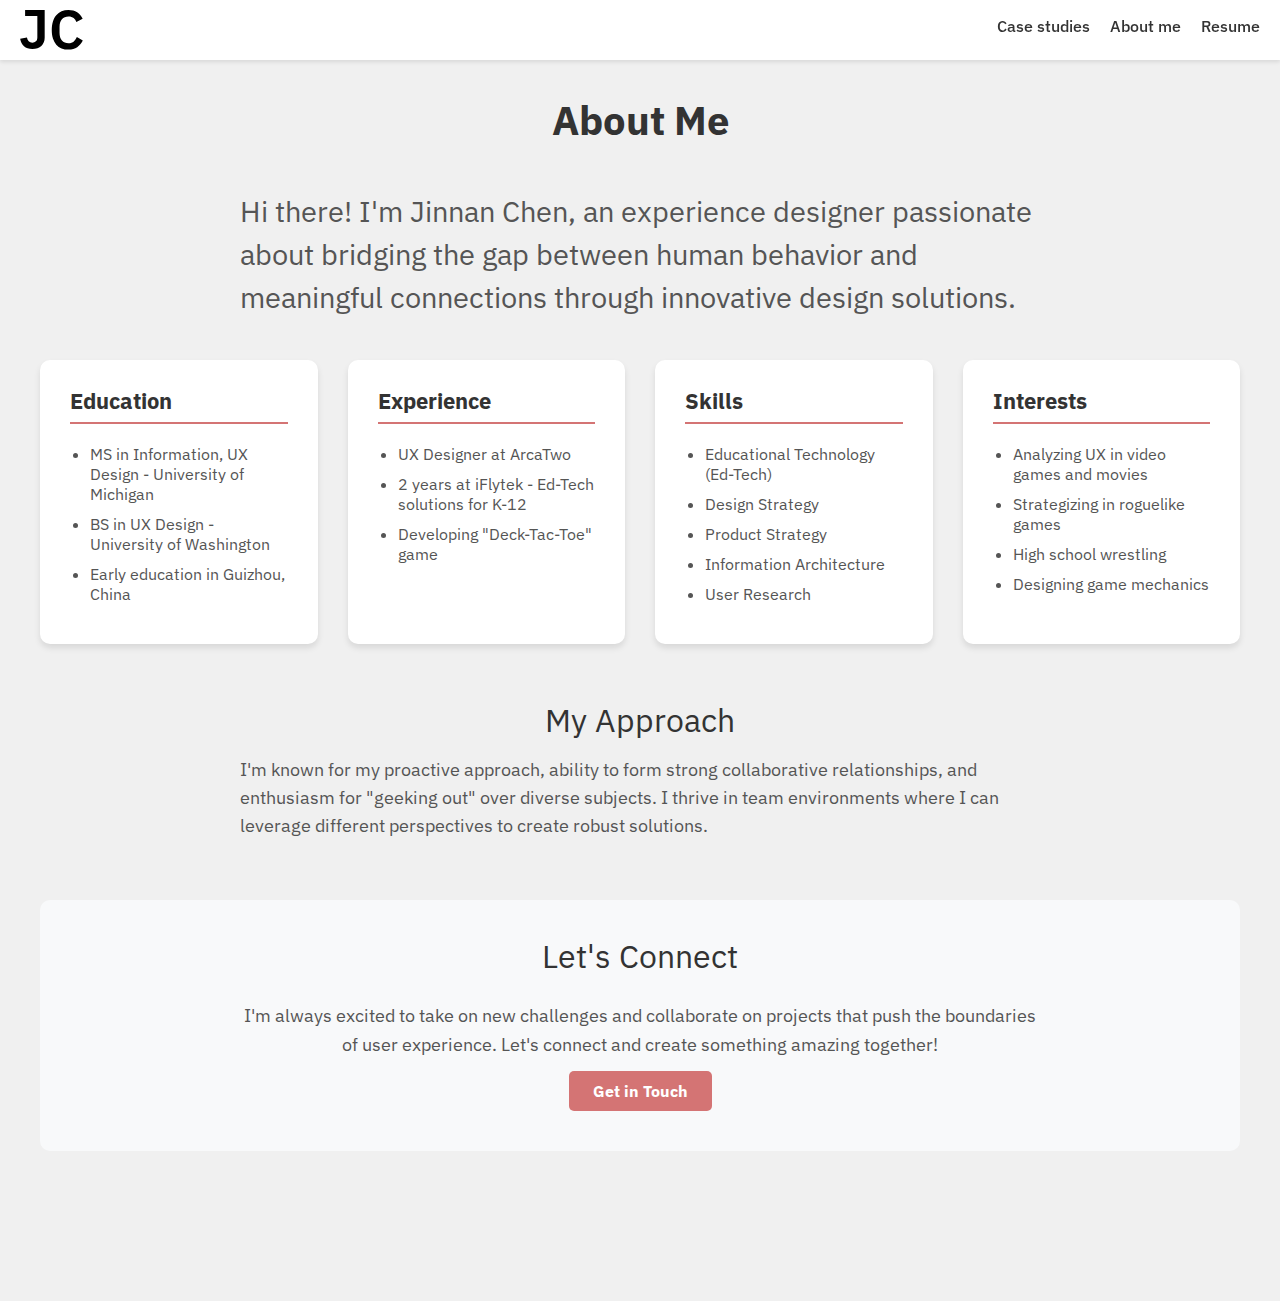
<file: about.html>
<!DOCTYPE html>
<html lang="en">

<head>
    <meta charset="UTF-8">
    <meta name="viewport" content="width=device-width, initial-scale=1.0">
    <link rel="icon" href="image/favicon.svg" type="image/x-icon">
    <link rel="shortcut icon" href="image/favicon.svg" type="image/x-icon">
    <title>About Jinnan Chen</title>
    <link rel="stylesheet" href="css/html5reset.css">
    <link rel="stylesheet" href="css/style.css">
    <link rel="stylesheet" href="https://cdnjs.cloudflare.com/ajax/libs/font-awesome/6.6.0/css/all.min.css">
    <script type="text/javascript">
        (function (c, l, a, r, i, t, y) {
            c[a] = c[a] || function () { (c[a].q = c[a].q || []).push(arguments) };
            t = l.createElement(r); t.async = 1; t.src = "https://www.clarity.ms/tag/" + i;
            y = l.getElementsByTagName(r)[0]; y.parentNode.insertBefore(t, y);
        })(window, document, "clarity", "script", "nkdg7vhzt7");
    </script>
</head>

<body>
    <a href="#main-content" class="skip-to-main">Skip to Main Content</a>

    <header>
        <nav class="main-nav">
            <div class="nav-container">
                <a href="index.html" class="logo">
                    <img src="image/favicon.svg" alt="Jinnan Chen Logo" class="nav-logo">
                </a>
                <ul class="nav-links">
                    <li><a href="index.html">Case studies</a></li>
                    <li><a href="about.html">About me</a></li>
                    <li><a href="https://drive.google.com/file/d/18UWcYNyYGqFtKW1rtWS8Q_nugEDqS-sn/view?usp=sharing"
                            target="_blank" rel="noopener noreferrer" class="resume-link">Resume</a></li>
                </ul>
            </div>
        </nav>
    </header>

    <main id="main-content" role="main">
<div class="about-container">
    <header class="about-header">
        <h1>About Me</h1>
    </header>

    <div class="intro">
        <p>Hi there! I'm Jinnan Chen, an experience designer passionate about bridging the gap between human behavior and
            meaningful connections through innovative design solutions.</p>
    </div>

    <div id="aboutCardsContainer">
        <!-- Education Card -->
        <div class="about-card">
            <h4>Education</h4>
            <ul>
                <li>MS in Information, UX Design - University of Michigan</li>
                <li>BS in UX Design - University of Washington</li>
                <li>Early education in Guizhou, China</li>
            </ul>
        </div>

        <!-- Experience Card -->
        <div class="about-card">
            <h4>Experience</h4>
            <ul>
                <li>UX Designer at ArcaTwo</li>
                <li>2 years at iFlytek - Ed-Tech solutions for K-12</li>
                <li>Developing "Deck-Tac-Toe" game</li>
            </ul>
        </div>

        <!-- Skills Card -->
        <div class="about-card">
            <h4>Skills</h4>
            <ul>
                <li>Educational Technology (Ed-Tech)</li>
                <li>Design Strategy</li>
                <li>Product Strategy</li>
                <li>Information Architecture</li>
                <li>User Research</li>
            </ul>
        </div>

        <!-- Interests Card -->
        <div class="about-card">
            <h4>Interests</h4>
            <ul>
                <li>Analyzing UX in video games and movies</li>
                <li>Strategizing in roguelike games</li>
                <li>High school wrestling</li>
                <li>Designing game mechanics</li>
            </ul>
        </div>
    </div>

    <div class="section approach">
        <h2>My Approach</h2>
        <p>I'm known for my proactive approach, ability to form strong collaborative relationships, and enthusiasm for
            "geeking out" over diverse subjects. I thrive in team environments where I can leverage different
            perspectives to create robust solutions.</p>
    </div>

    <div class="section contact">
        <h2>Let's Connect</h2>
        <p>I'm always excited to take on new challenges and collaborate on projects that push the boundaries of user
            experience. Let's connect and create something amazing together!</p>
        <a href="mailto:your.email@example.com" class="contact-button">Get in Touch</a>
    </div>
</div>
    </main>
    <script src="js/mixitup.min.js"></script>
    <script src="js/script.js"></script>
    <script type="module" src="https://md-block.verou.me/md-block.js"></script>
</body>

</html>
</file>
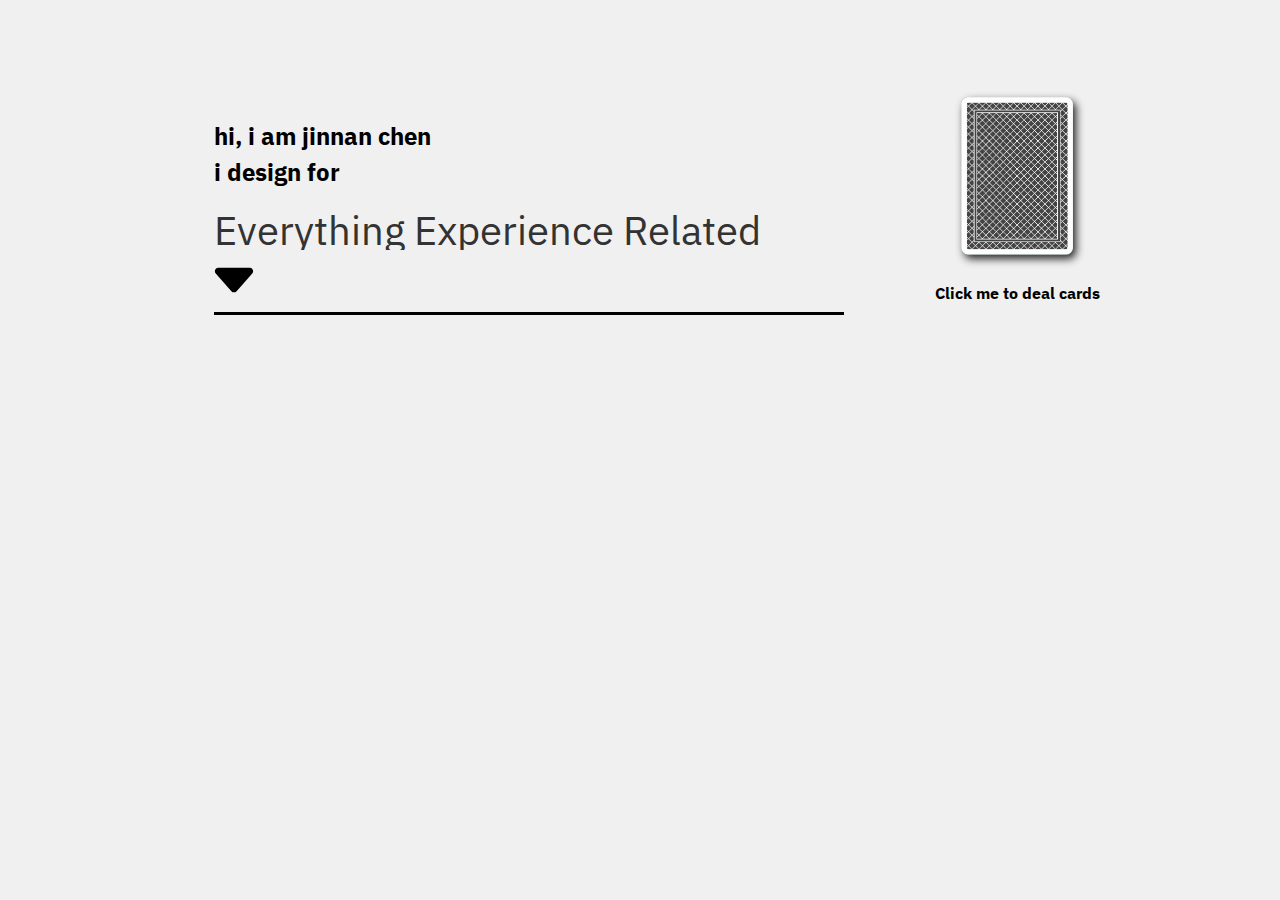
<file: main.html>
<!DOCTYPE html>
<html lang="en">
<main>
  <head>
      <meta charset="UTF-8">
      <meta name="viewport" content="width=device-width, initial-scale=1.0">
      <title>jinnan chen's portfolio</title>
      <link rel="stylesheet" href="css/html5reset.css">
      <link rel="stylesheet" href="css/style.css">
  </head>
  <body>
    <div class="wrapper">
      <div class="container">
        <h1>hi, i am jinnan chen
        <br>i design for<br></h1>
        <div class="search row">
          <div class="flex-col-3-search">
              <h2 class="options selected all" data-sort=".all">Everything Experience Related</h2>
              <svg class="drop_down_icon" xmlns="http://www.w3.org/2000/svg" width="34" height="22" viewBox="0 0 34 22" fill="none">
                <path d="M19.2463 20.4626C18.0524 21.8112 15.9476 21.8112 14.7537 20.4626L1.49763 5.48855C-0.216276 3.55252 1.15821 0.5 3.74389 0.500001L30.2561 0.500003C32.8418 0.500003 34.2163 3.55252 32.5024 5.48855L19.2463 20.4626Z" fill="black"/>
              </svg>
            </div>
        </div>
        <div class="drop-down-options row">
          <div class="options featured" data-sort=".featured"><h2>Featured Projects</h2></div>
          <div class="options all" data-sort=".all"><h2>Everything Experience Related</h2></div>
          <div class="options iot" data-sort=".iot"><h2>Internet of Things</h2></div>
          <div class="options mobile" data-sort=".mobile"><h2>Mobile</h2></div>
          <div class="options web" data-sort=".web"><h2>Web</h2></div>
          <div class="options ar" data-sort=".ar"><h2>AR/VR</h2></div>
          <div class="options exibition" data-sort=".exibition"><h2>Exibition</h2></div>
          <div class="options vcd" data-sort=".vcd"><h2>Visual Communication</h2></div>
          </div>
      </div>
      <div class="card">
        <img id="originalCard" src="../image/card-bg.png" alt="Card Background">
        <div class="text">Click me to deal cards</div>
      </div>
      <div id="dealtCardsContainer"></div>
      <div class="mix portfolio-cards web" id="card-1">
        <img src="/image/comlogo1.svg" alt="Company Logo">
        <h3>Classroom Presentation Application</h3>
        <h4>UX/UI Design</h4> <h4>Design System</h4> <h4>User Research</h4>
        <h4>Usability Testing</h4> <h4>Interaction Design</h4> <h4>Design Strategy</h4>
        <!-- <p><br><strong>Challenge:</strong> Traditional presentation tools left K-12 teachers frustrated and unprepared, hindering classroom engagement.</br>

        <br><strong>Solution:</strong> I partnered with educators to design a presentation application focused on simplicity, flexibility, and platform-agnostic accessibility.</br>

        <br><strong>My Impact:</strong>
          <ul><li>Deep User Research: Conducted 30+ teacher interviews and surveyed 200+ to understand needs and pain points.</li>
          <li>Intuitive UI/UX: Redesigned the application from scratch, prioritizing ease of use and clear visual hierarchy.</li>
          <li>Unified Design System: Created a scalable system to ensure consistent user experience across smartboards, computers, and tablets.</li></ul></br>

        <br><strong>Result:</strong> Teachers love the seamless experience! Increased adoption and positive feedback showcase the power of user-centered design to empower educators and transform classrooms.</br></p> -->
      </div>
      <div class="mix portfolio-cards mobile" id="card-2">
        <img src="/image/comlogo1.svg" alt="Company Logo">
        <h3>ZiKe Teacher Online Community</h3>
        <h4>Design Strategy</h4> <h4>User Research</h4> <h4>Experience Architect</h4><h4>Competitive Analysis</h4>
        <!-- <p><br><strong>Challenge:</strong>Ignite deeper engagement and loyalty among ZiKe teachers.</br>

        <br><strong>Solution:</strong>Spearheaded the design of a multi-phase online community platform.</br>

        <br><strong>My Impact:</strong>
          <ul><li>Engaged Community: Built dedicated forums and chat channels to foster peer support and best-practice sharing.</br>
          <li>UGC Resource Hub: Empowered teachers as content creators, enriching the platform with lesson plans, presentations, and teaching tips.</li>
          <li>Professional Growth: Enabled continuous learning through webinars, workshops, and online courses led by experts.</li></ul>
          </br>

        <br><strong>Result:</strong> A thriving community of connected and empowered ZiKe educators, driving increased platform usage and brand loyalty.</br></p> -->
    </div>
    <div class="mix portfolio-cards mobile" id="card-2">
    <img src="/image/comlogo1.svg" alt="Company Logo">
    <h3>ZiKe Teacher Online Community</h3>
    <h4>Design Strategy</h4> <h4>User Research</h4> <h4>Experience Architect</h4><h4>Competitive Analysis</h4></div>
    <script src="js/mixitup.js"></script>
    <script src="js/script.js"></script>
    <!-- <script src="js/dealCards.js"></script>
    <script src="js/cardAnimation.js"></script>
    <script src="js/filterDropDwon.js"></script> -->
  </body>
  <footer></footer>
</main>
</html>
</file>
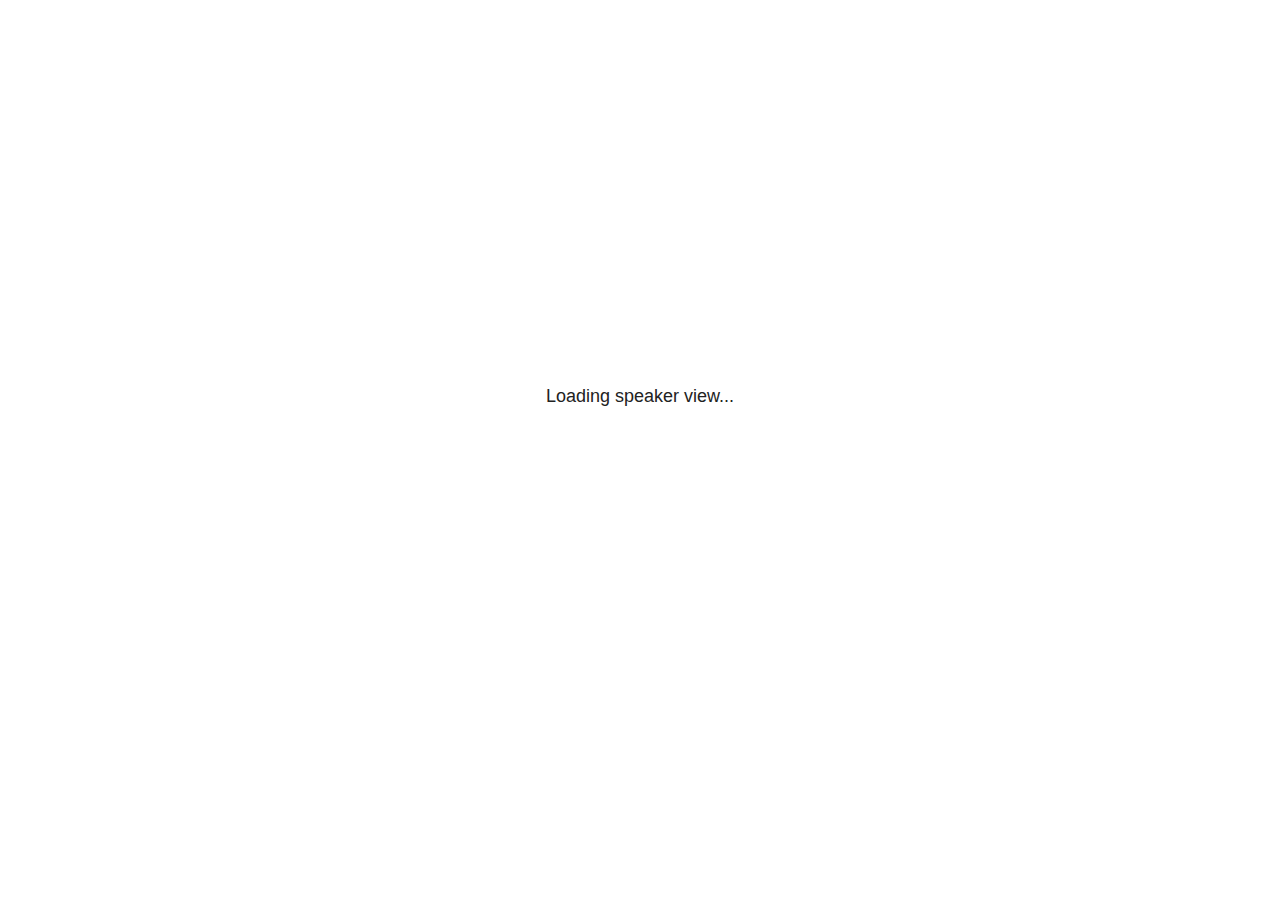
<file: Portfolio Cards/.obsidian/plugins/obsidian-advanced-slides/plugin/notes/speaker-view.html>
<!--
	NOTE: You need to build the notes plugin after making changes to this file.
-->
<html lang="en">
	<head>
		<meta charset="utf-8">

		<title>reveal.js - Speaker View</title>

		<style>
			body {
				font-family: Helvetica;
				font-size: 18px;
			}

			#current-slide,
			#upcoming-slide,
			#speaker-controls {
				padding: 6px;
				box-sizing: border-box;
				-moz-box-sizing: border-box;
			}

			#current-slide iframe,
			#upcoming-slide iframe {
				width: 100%;
				height: 100%;
				border: 1px solid #ddd;
			}

			#current-slide .label,
			#upcoming-slide .label {
				position: absolute;
				top: 10px;
				left: 10px;
				z-index: 2;
			}

			#connection-status {
				position: absolute;
				top: 0;
				left: 0;
				width: 100%;
				height: 100%;
				z-index: 20;
				padding: 30% 20% 20% 20%;
				font-size: 18px;
				color: #222;
				background: #fff;
				text-align: center;
				box-sizing: border-box;
				line-height: 1.4;
			}

			.overlay-element {
				height: 34px;
				line-height: 34px;
				padding: 0 10px;
				text-shadow: none;
				background: rgba( 220, 220, 220, 0.8 );
				color: #222;
				font-size: 14px;
			}

			.overlay-element.interactive:hover {
				background: rgba( 220, 220, 220, 1 );
			}

			#current-slide {
				position: absolute;
				width: 60%;
				height: 100%;
				top: 0;
				left: 0;
				padding-right: 0;
			}

			#upcoming-slide {
				position: absolute;
				width: 40%;
				height: 40%;
				right: 0;
				top: 0;
			}

			/* Speaker controls */
			#speaker-controls {
				position: absolute;
				top: 40%;
				right: 0;
				width: 40%;
				height: 60%;
				overflow: auto;
				font-size: 18px;
			}

				.speaker-controls-time.hidden,
				.speaker-controls-notes.hidden {
					display: none;
				}

				.speaker-controls-time .label,
				.speaker-controls-pace .label,
				.speaker-controls-notes .label {
					text-transform: uppercase;
					font-weight: normal;
					font-size: 0.66em;
					color: #666;
					margin: 0;
				}

				.speaker-controls-time, .speaker-controls-pace {
					border-bottom: 1px solid rgba( 200, 200, 200, 0.5 );
					margin-bottom: 10px;
					padding: 10px 16px;
					padding-bottom: 20px;
					cursor: pointer;
				}

				.speaker-controls-time .reset-button {
					opacity: 0;
					float: right;
					color: #666;
					text-decoration: none;
				}
				.speaker-controls-time:hover .reset-button {
					opacity: 1;
				}

				.speaker-controls-time .timer,
				.speaker-controls-time .clock {
					width: 50%;
				}

				.speaker-controls-time .timer,
				.speaker-controls-time .clock,
				.speaker-controls-time .pacing .hours-value,
				.speaker-controls-time .pacing .minutes-value,
				.speaker-controls-time .pacing .seconds-value {
					font-size: 1.9em;
				}

				.speaker-controls-time .timer {
					float: left;
				}

				.speaker-controls-time .clock {
					float: right;
					text-align: right;
				}

				.speaker-controls-time span.mute {
					opacity: 0.3;
				}

				.speaker-controls-time .pacing-title {
					margin-top: 5px;
				}

				.speaker-controls-time .pacing.ahead {
					color: blue;
				}

				.speaker-controls-time .pacing.on-track {
					color: green;
				}

				.speaker-controls-time .pacing.behind {
					color: red;
				}

				.speaker-controls-notes {
					padding: 10px 16px;
				}

				.speaker-controls-notes .value {
					margin-top: 5px;
					line-height: 1.4;
					font-size: 1.2em;
				}

			/* Layout selector */
			#speaker-layout {
				position: absolute;
				top: 10px;
				right: 10px;
				color: #222;
				z-index: 10;
			}
				#speaker-layout select {
					position: absolute;
					width: 100%;
					height: 100%;
					top: 0;
					left: 0;
					border: 0;
					box-shadow: 0;
					cursor: pointer;
					opacity: 0;

					font-size: 1em;
					background-color: transparent;

					-moz-appearance: none;
					-webkit-appearance: none;
					-webkit-tap-highlight-color: rgba(0, 0, 0, 0);
				}

				#speaker-layout select:focus {
					outline: none;
					box-shadow: none;
				}

			.clear {
				clear: both;
			}

			/* Speaker layout: Wide */
			body[data-speaker-layout="wide"] #current-slide,
			body[data-speaker-layout="wide"] #upcoming-slide {
				width: 50%;
				height: 45%;
				padding: 6px;
			}

			body[data-speaker-layout="wide"] #current-slide {
				top: 0;
				left: 0;
			}

			body[data-speaker-layout="wide"] #upcoming-slide {
				top: 0;
				left: 50%;
			}

			body[data-speaker-layout="wide"] #speaker-controls {
				top: 45%;
				left: 0;
				width: 100%;
				height: 50%;
				font-size: 1.25em;
			}

			/* Speaker layout: Tall */
			body[data-speaker-layout="tall"] #current-slide,
			body[data-speaker-layout="tall"] #upcoming-slide {
				width: 45%;
				height: 50%;
				padding: 6px;
			}

			body[data-speaker-layout="tall"] #current-slide {
				top: 0;
				left: 0;
			}

			body[data-speaker-layout="tall"] #upcoming-slide {
				top: 50%;
				left: 0;
			}

			body[data-speaker-layout="tall"] #speaker-controls {
				padding-top: 40px;
				top: 0;
				left: 45%;
				width: 55%;
				height: 100%;
				font-size: 1.25em;
			}

			/* Speaker layout: Notes only */
			body[data-speaker-layout="notes-only"] #current-slide,
			body[data-speaker-layout="notes-only"] #upcoming-slide {
				display: none;
			}

			body[data-speaker-layout="notes-only"] #speaker-controls {
				padding-top: 40px;
				top: 0;
				left: 0;
				width: 100%;
				height: 100%;
				font-size: 1.25em;
			}

			@media screen and (max-width: 1080px) {
				body[data-speaker-layout="default"] #speaker-controls {
					font-size: 16px;
				}
			}

			@media screen and (max-width: 900px) {
				body[data-speaker-layout="default"] #speaker-controls {
					font-size: 14px;
				}
			}

			@media screen and (max-width: 800px) {
				body[data-speaker-layout="default"] #speaker-controls {
					font-size: 12px;
				}
			}

		</style>
	</head>

	<body>

		<div id="connection-status">Loading speaker view...</div>

		<div id="current-slide"></div>
		<div id="upcoming-slide"><span class="overlay-element label">Upcoming</span></div>
		<div id="speaker-controls">
			<div class="speaker-controls-time">
				<h4 class="label">Time <span class="reset-button">Click to Reset</span></h4>
				<div class="clock">
					<span class="clock-value">0:00 AM</span>
				</div>
				<div class="timer">
					<span class="hours-value">00</span><span class="minutes-value">:00</span><span class="seconds-value">:00</span>
				</div>
				<div class="clear"></div>

				<h4 class="label pacing-title" style="display: none">Pacing – Time to finish current slide</h4>
				<div class="pacing" style="display: none">
					<span class="hours-value">00</span><span class="minutes-value">:00</span><span class="seconds-value">:00</span>
				</div>
			</div>

			<div class="speaker-controls-notes hidden">
				<h4 class="label">Notes</h4>
				<div class="value"></div>
			</div>
		</div>
		<div id="speaker-layout" class="overlay-element interactive">
			<span class="speaker-layout-label"></span>
			<select class="speaker-layout-dropdown"></select>
		</div>

		<script>

			(function() {

				var notes,
					notesValue,
					currentState,
					currentSlide,
					upcomingSlide,
					layoutLabel,
					layoutDropdown,
					pendingCalls = {},
					lastRevealApiCallId = 0,
					connected = false,
					whitelistedWindows = [window.opener];

				var SPEAKER_LAYOUTS = {
					'default': 'Default',
					'wide': 'Wide',
					'tall': 'Tall',
					'notes-only': 'Notes only'
				};

				setupLayout();

				var connectionStatus = document.querySelector( '#connection-status' );
				var connectionTimeout = setTimeout( function() {
					connectionStatus.innerHTML = 'Error connecting to main window.<br>Please try closing and reopening the speaker view.';
				}, 5000 );
;
				window.addEventListener( 'message', function( event ) {

					// Validate the origin of this message to prevent XSS
					if( window.location.origin !== event.origin && whitelistedWindows.indexOf( event.source ) === -1 ) {
						return;
					}

					clearTimeout( connectionTimeout );
					connectionStatus.style.display = 'none';

					var data = JSON.parse( event.data );

					// The overview mode is only useful to the reveal.js instance
					// where navigation occurs so we don't sync it
					if( data.state ) delete data.state.overview;

					// Messages sent by the notes plugin inside of the main window
					if( data && data.namespace === 'reveal-notes' ) {
						if( data.type === 'connect' ) {
							handleConnectMessage( data );
						}
						else if( data.type === 'state' ) {
							handleStateMessage( data );
						}
						else if( data.type === 'return' ) {
							pendingCalls[data.callId](data.result);
							delete pendingCalls[data.callId];
						}
					}
					// Messages sent by the reveal.js inside of the current slide preview
					else if( data && data.namespace === 'reveal' ) {
						if( /ready/.test( data.eventName ) ) {
							// Send a message back to notify that the handshake is complete
							window.opener.postMessage( JSON.stringify({ namespace: 'reveal-notes', type: 'connected'} ), '*' );
						}
						else if( /slidechanged|fragmentshown|fragmenthidden|paused|resumed/.test( data.eventName ) && currentState !== JSON.stringify( data.state ) ) {

							dispatchStateToMainWindow( data.state );

						}
					}

				} );

				/**
				 * Updates the presentation in the main window to match the state
				 * of the presentation in the notes window.
				 */
				const dispatchStateToMainWindow = debounce(( state ) => {
					window.opener.postMessage( JSON.stringify({ method: 'setState', args: [ state ]} ), '*' );
				}, 500);

				/**
				 * Asynchronously calls the Reveal.js API of the main frame.
				 */
				function callRevealApi( methodName, methodArguments, callback ) {

					var callId = ++lastRevealApiCallId;
					pendingCalls[callId] = callback;
					window.opener.postMessage( JSON.stringify( {
						namespace: 'reveal-notes',
						type: 'call',
						callId: callId,
						methodName: methodName,
						arguments: methodArguments
					} ), '*' );

				}

				/**
				 * Called when the main window is trying to establish a
				 * connection.
				 */
				function handleConnectMessage( data ) {

					if( connected === false ) {
						connected = true;

						setupIframes( data );
						setupKeyboard();
						setupNotes();
						setupTimer();
						setupHeartbeat();
					}

				}

				/**
				 * Called when the main window sends an updated state.
				 */
				function handleStateMessage( data ) {

					// Store the most recently set state to avoid circular loops
					// applying the same state
					currentState = JSON.stringify( data.state );

					// No need for updating the notes in case of fragment changes
					if ( data.notes ) {
						notes.classList.remove( 'hidden' );
						notesValue.style.whiteSpace = data.whitespace;
						if( data.markdown ) {
							notesValue.innerHTML = marked( data.notes );
						}
						else {
							notesValue.innerHTML = data.notes;
						}
					}
					else {
						notes.classList.add( 'hidden' );
					}

					// Update the note slides
					currentSlide.contentWindow.postMessage( JSON.stringify({ method: 'setState', args: [ data.state ] }), '*' );
					upcomingSlide.contentWindow.postMessage( JSON.stringify({ method: 'setState', args: [ data.state ] }), '*' );
					upcomingSlide.contentWindow.postMessage( JSON.stringify({ method: 'next' }), '*' );

				}

				// Limit to max one state update per X ms
				handleStateMessage = debounce( handleStateMessage, 200 );

				/**
				 * Forward keyboard events to the current slide window.
				 * This enables keyboard events to work even if focus
				 * isn't set on the current slide iframe.
				 *
				 * Block F5 default handling, it reloads and disconnects
				 * the speaker notes window.
				 */
				function setupKeyboard() {

					document.addEventListener( 'keydown', function( event ) {
						if( event.keyCode === 116 || ( event.metaKey && event.keyCode === 82 ) ) {
							event.preventDefault();
							return false;
						}
						currentSlide.contentWindow.postMessage( JSON.stringify({ method: 'triggerKey', args: [ event.keyCode ] }), '*' );
					} );

				}

				/**
				 * Creates the preview iframes.
				 */
				function setupIframes( data ) {

					var params = [
						'receiver',
						'progress=false',
						'history=false',
						'transition=none',
						'autoSlide=0',
						'backgroundTransition=none'
					].join( '&' );

					var urlSeparator = /\?/.test(data.url) ? '&' : '?';
					var hash = '#/' + data.state.indexh + '/' + data.state.indexv;
					var currentURL = data.url + urlSeparator + params + '&postMessageEvents=true' + hash;
					var upcomingURL = data.url + urlSeparator + params + '&controls=false' + hash;

					currentSlide = document.createElement( 'iframe' );
					currentSlide.setAttribute( 'width', 1280 );
					currentSlide.setAttribute( 'height', 1024 );
					currentSlide.setAttribute( 'src', currentURL );
					document.querySelector( '#current-slide' ).appendChild( currentSlide );

					upcomingSlide = document.createElement( 'iframe' );
					upcomingSlide.setAttribute( 'width', 640 );
					upcomingSlide.setAttribute( 'height', 512 );
					upcomingSlide.setAttribute( 'src', upcomingURL );
					document.querySelector( '#upcoming-slide' ).appendChild( upcomingSlide );

					whitelistedWindows.push( currentSlide.contentWindow, upcomingSlide.contentWindow );

				}

				/**
				 * Setup the notes UI.
				 */
				function setupNotes() {

					notes = document.querySelector( '.speaker-controls-notes' );
					notesValue = document.querySelector( '.speaker-controls-notes .value' );

				}

				/**
				 * We send out a heartbeat at all times to ensure we can
				 * reconnect with the main presentation window after reloads.
				 */
				function setupHeartbeat() {

					setInterval( () => {
						window.opener.postMessage( JSON.stringify({ namespace: 'reveal-notes', type: 'heartbeat'} ), '*' );
					}, 1000 );

				}

				function getTimings( callback ) {

					callRevealApi( 'getSlidesAttributes', [], function ( slideAttributes ) {
						callRevealApi( 'getConfig', [], function ( config ) {
							var totalTime = config.totalTime;
							var minTimePerSlide = config.minimumTimePerSlide || 0;
							var defaultTiming = config.defaultTiming;
							if ((defaultTiming == null) && (totalTime == null)) {
								callback(null);
								return;
							}
							// Setting totalTime overrides defaultTiming
							if (totalTime) {
								defaultTiming = 0;
							}
							var timings = [];
							for ( var i in slideAttributes ) {
								var slide = slideAttributes[ i ];
								var timing = defaultTiming;
								if( slide.hasOwnProperty( 'data-timing' )) {
									var t = slide[ 'data-timing' ];
									timing = parseInt(t);
									if( isNaN(timing) ) {
										console.warn("Could not parse timing '" + t + "' of slide " + i + "; using default of " + defaultTiming);
										timing = defaultTiming;
									}
								}
								timings.push(timing);
							}
							if ( totalTime ) {
								// After we've allocated time to individual slides, we summarize it and
								// subtract it from the total time
								var remainingTime = totalTime - timings.reduce( function(a, b) { return a + b; }, 0 );
								// The remaining time is divided by the number of slides that have 0 seconds
								// allocated at the moment, giving the average time-per-slide on the remaining slides
								var remainingSlides = (timings.filter( function(x) { return x == 0 }) ).length
								var timePerSlide = Math.round( remainingTime / remainingSlides, 0 )
								// And now we replace every zero-value timing with that average
								timings = timings.map( function(x) { return (x==0 ? timePerSlide : x) } );
							}
							var slidesUnderMinimum = timings.filter( function(x) { return (x < minTimePerSlide) } ).length
							if ( slidesUnderMinimum ) {
								message = "The pacing time for " + slidesUnderMinimum + " slide(s) is under the configured minimum of " + minTimePerSlide + " seconds. Check the data-timing attribute on individual slides, or consider increasing the totalTime or minimumTimePerSlide configuration options (or removing some slides).";
								alert(message);
							}
							callback( timings );
						} );
					} );

				}

				/**
				 * Return the number of seconds allocated for presenting
				 * all slides up to and including this one.
				 */
				function getTimeAllocated( timings, callback ) {

					callRevealApi( 'getSlidePastCount', [], function ( currentSlide ) {
						var allocated = 0;
						for (var i in timings.slice(0, currentSlide + 1)) {
							allocated += timings[i];
						}
						callback( allocated );
					} );

				}

				/**
				 * Create the timer and clock and start updating them
				 * at an interval.
				 */
				function setupTimer() {

					var start = new Date(),
					timeEl = document.querySelector( '.speaker-controls-time' ),
					clockEl = timeEl.querySelector( '.clock-value' ),
					hoursEl = timeEl.querySelector( '.hours-value' ),
					minutesEl = timeEl.querySelector( '.minutes-value' ),
					secondsEl = timeEl.querySelector( '.seconds-value' ),
					pacingTitleEl = timeEl.querySelector( '.pacing-title' ),
					pacingEl = timeEl.querySelector( '.pacing' ),
					pacingHoursEl = pacingEl.querySelector( '.hours-value' ),
					pacingMinutesEl = pacingEl.querySelector( '.minutes-value' ),
					pacingSecondsEl = pacingEl.querySelector( '.seconds-value' );

					var timings = null;
					getTimings( function ( _timings ) {

						timings = _timings;
						if (_timings !== null) {
							pacingTitleEl.style.removeProperty('display');
							pacingEl.style.removeProperty('display');
						}

						// Update once directly
						_updateTimer();

						// Then update every second
						setInterval( _updateTimer, 1000 );

					} );


					function _resetTimer() {

						if (timings == null) {
							start = new Date();
							_updateTimer();
						}
						else {
							// Reset timer to beginning of current slide
							getTimeAllocated( timings, function ( slideEndTimingSeconds ) {
								var slideEndTiming = slideEndTimingSeconds * 1000;
								callRevealApi( 'getSlidePastCount', [], function ( currentSlide ) {
									var currentSlideTiming = timings[currentSlide] * 1000;
									var previousSlidesTiming = slideEndTiming - currentSlideTiming;
									var now = new Date();
									start = new Date(now.getTime() - previousSlidesTiming);
									_updateTimer();
								} );
							} );
						}

					}

					timeEl.addEventListener( 'click', function() {
						_resetTimer();
						return false;
					} );

					function _displayTime( hrEl, minEl, secEl, time) {

						var sign = Math.sign(time) == -1 ? "-" : "";
						time = Math.abs(Math.round(time / 1000));
						var seconds = time % 60;
						var minutes = Math.floor( time / 60 ) % 60 ;
						var hours = Math.floor( time / ( 60 * 60 )) ;
						hrEl.innerHTML = sign + zeroPadInteger( hours );
						if (hours == 0) {
							hrEl.classList.add( 'mute' );
						}
						else {
							hrEl.classList.remove( 'mute' );
						}
						minEl.innerHTML = ':' + zeroPadInteger( minutes );
						if (hours == 0 && minutes == 0) {
							minEl.classList.add( 'mute' );
						}
						else {
							minEl.classList.remove( 'mute' );
						}
						secEl.innerHTML = ':' + zeroPadInteger( seconds );
					}

					function _updateTimer() {

						var diff, hours, minutes, seconds,
						now = new Date();

						diff = now.getTime() - start.getTime();

						clockEl.innerHTML = now.toLocaleTimeString( 'en-US', { hour12: true, hour: '2-digit', minute:'2-digit' } );
						_displayTime( hoursEl, minutesEl, secondsEl, diff );
						if (timings !== null) {
							_updatePacing(diff);
						}

					}

					function _updatePacing(diff) {

						getTimeAllocated( timings, function ( slideEndTimingSeconds ) {
							var slideEndTiming = slideEndTimingSeconds * 1000;

							callRevealApi( 'getSlidePastCount', [], function ( currentSlide ) {
								var currentSlideTiming = timings[currentSlide] * 1000;
								var timeLeftCurrentSlide = slideEndTiming - diff;
								if (timeLeftCurrentSlide < 0) {
									pacingEl.className = 'pacing behind';
								}
								else if (timeLeftCurrentSlide < currentSlideTiming) {
									pacingEl.className = 'pacing on-track';
								}
								else {
									pacingEl.className = 'pacing ahead';
								}
								_displayTime( pacingHoursEl, pacingMinutesEl, pacingSecondsEl, timeLeftCurrentSlide );
							} );
						} );
					}

				}

				/**
				 * Sets up the speaker view layout and layout selector.
				 */
				function setupLayout() {

					layoutDropdown = document.querySelector( '.speaker-layout-dropdown' );
					layoutLabel = document.querySelector( '.speaker-layout-label' );

					// Render the list of available layouts
					for( var id in SPEAKER_LAYOUTS ) {
						var option = document.createElement( 'option' );
						option.setAttribute( 'value', id );
						option.textContent = SPEAKER_LAYOUTS[ id ];
						layoutDropdown.appendChild( option );
					}

					// Monitor the dropdown for changes
					layoutDropdown.addEventListener( 'change', function( event ) {

						setLayout( layoutDropdown.value );

					}, false );

					// Restore any currently persisted layout
					setLayout( getLayout() );

				}

				/**
				 * Sets a new speaker view layout. The layout is persisted
				 * in local storage.
				 */
				function setLayout( value ) {

					var title = SPEAKER_LAYOUTS[ value ];

					layoutLabel.innerHTML = 'Layout' + ( title ? ( ': ' + title ) : '' );
					layoutDropdown.value = value;

					document.body.setAttribute( 'data-speaker-layout', value );

					// Persist locally
					if( supportsLocalStorage() ) {
						window.localStorage.setItem( 'reveal-speaker-layout', value );
					}

				}

				/**
				 * Returns the ID of the most recently set speaker layout
				 * or our default layout if none has been set.
				 */
				function getLayout() {

					if( supportsLocalStorage() ) {
						var layout = window.localStorage.getItem( 'reveal-speaker-layout' );
						if( layout ) {
							return layout;
						}
					}

					// Default to the first record in the layouts hash
					for( var id in SPEAKER_LAYOUTS ) {
						return id;
					}

				}

				function supportsLocalStorage() {

					try {
						localStorage.setItem('test', 'test');
						localStorage.removeItem('test');
						return true;
					}
					catch( e ) {
						return false;
					}

				}

				function zeroPadInteger( num ) {

					var str = '00' + parseInt( num );
					return str.substring( str.length - 2 );

				}

				/**
				 * Limits the frequency at which a function can be called.
				 */
				function debounce( fn, ms ) {

					var lastTime = 0,
						timeout;

					return function() {

						var args = arguments;
						var context = this;

						clearTimeout( timeout );

						var timeSinceLastCall = Date.now() - lastTime;
						if( timeSinceLastCall > ms ) {
							fn.apply( context, args );
							lastTime = Date.now();
						}
						else {
							timeout = setTimeout( function() {
								fn.apply( context, args );
								lastTime = Date.now();
							}, ms - timeSinceLastCall );
						}

					}

				}

			})();

		</script>
	</body>
</html>
</file>
<file: css/style.css>
/* Import fonts */
@import url('https://fonts.googleapis.com/css2?family=IBM+Plex+Sans:ital,wght@0,100;0,200;0,300;0,400;0,500;0,600;0,700;1,100;1,200;1,300;1,400;1,500;1,600;1,700&display=swap');

/* General Styles */
body {
  font-family: 'IBM Plex Sans', sans-serif;
  margin: 0;
  padding: 0;
  display: flex;
  justify-content: center;
  align-items: center;
  background-color: #f0f0f0;
}

ul {
  padding-left: 16px;
  font-weight: 400;
  list-style-type: disc;
  line-height: normal;
}

li {
  margin-bottom: 0.5em;
}

/* Accessibility */
.skip-to-main {
  position: absolute;
  top: -9999px;
  left: -9999px;
}

.skip-to-main:focus {
  top: 0;
  left: 0;
  padding: 10px;
  background-color: #000;
  color: #fff;
  z-index: 9999;
}

/* Navigation Styles */
.main-nav {
  background-color: #ffffff;
  box-shadow: 0 2px 4px rgba(0, 0, 0, 0.1);
  position: fixed;
  top: 0;
  left: 0;
  right: 0;
  z-index: 1000;
}

.nav-container {
  display: flex;
  justify-content: space-between;
  align-items: center;
  max-width: 1400px;
  margin: 0 auto;
  padding: 10px 20px;
}

.nav-logo {
  height: 40px;
  width: auto;
  display: none;
}

.website-name {
  font-size: 1.5em;
  font-weight: 700;
  color: #333;
}

.nav-links {
  display: flex;
  list-style: none;
  margin: 0;
  padding: 0;
}

.nav-links li {
  margin-left: 20px;
}

.nav-links a {
  text-decoration: none;
  color: #333;
  font-weight: 500;
  transition: color 0.3s ease;
}

.nav-links a:hover {
  color: #007bff;
}

/* Layout */
.wrapper {
  display: grid;
  width: 90%;
  padding: 20px;
  grid-template-columns: 1fr;
  gap: 20px;
  align-items: center;
  margin: 5em 0 0 0;
  justify-items: center;
}

main {
  display: flex;
  justify-content: center;
  align-items: center;
}

.container {
  grid-column: 1;
  grid-row-start: 1;
  text-align: left;
  max-width: 960px;
  width: 90vw;
  justify-content: center;
  align-items: center;
}

/* Typography */
h1 {
  font-size: 1.1em;
  font-weight: 700;
  margin-bottom: 10px;
  line-height: 1.5;
}

h2 {
  font-size: 1.3em;
  font-weight: 400;
  margin-bottom: 0;
}

h3 {
  font-size: 1em;
  font-weight: 700;
  margin-bottom: 16px;
  opacity: 0;
}

h4 {
  font-size: 1.5em;
  font-weight: 700;
}

span {
  font-size: 1em;
  font-weight: 500;
  border: 1px solid #000;
  border-radius: 13px;
  padding: 2px 8px;
  margin-right: 16px;
  margin-bottom: 8px;
  display: inline-block;
  background-color: #ffffff8f;
}

p {
  font-size: 1.5em;
  font-weight: 400;
  line-height: 1.5;
}

h1,
h2,
h3,
h4,
p {
  word-wrap: break-word;
  overflow-wrap: break-word;
}

/* Card Styles */
.card {
  grid-column: 1;
  grid-row-start: 1;
  display: none;
  align-items: center;
  flex-direction: column;
  flex-shrink: 0;
  margin: 0;
  background-size: cover;
  background-repeat: no-repeat;
  background-color: #f0f0f000 !important;
  border: 0;
  position: relative;
  width: 1fr;
  max-width: 400px;
  right: 10px;
  top: 45%;
  transform: translateY(-50%);
  transition: transform 1s;
}

.card img {
  filter: drop-shadow(3px 4px 4px #222);
  width: 50%;
}

.card img:hover {
  transform: scale(1.02);
  filter: drop-shadow(5px 7px 7px #222);
  animation-duration: 3s;
  cursor: pointer;
}

.card .text {
  text-align: center;
  font-size: 1em;
  font-weight: bold;
  padding: 20px;
}

/* Dealt Cards Container */
#dealtCardsContainer {
  grid-column: 1;
  grid-row: 2 / span 5;
  display: grid;
  justify-content: center;
  align-items: center;
  grid-template-columns: repeat(auto-fit, minmax(260px, 1fr));
  column-gap: 12vh;
  row-gap: 3vh;
  margin: 0 10vh;
}

/* Search and Dropdown Styles */
.search:hover {
  cursor: pointer;
}

.search {
  width: 100%;
  padding: 5px 0;
  border-bottom: 3px solid black;
  display: flex;
  justify-content: space-between;
  align-items: center;
}

.search h2 {
  margin-right: 10px;
  flex: 1;
  white-space: wrap;
  overflow: hidden;
  text-overflow: ellipsis;
}

.drop_down_icon {
  width: 20px;
  height: 20px;
  cursor: pointer;
  flex-shrink: 0;
}

.drop_down_icon.rotate {
  transform: rotate(180deg);
}

.drop-down-options {
  display: none;
  position: absolute;
  max-height: calc(100vh - 40vh);
  overflow-y: auto;
  width: 90vw;
  background-color: rgba(240, 240, 240, 0.94);
  border: #ffffff solid 0.5px;
  box-shadow: 0px 8px 16px 0px rgba(0, 0, 0, 0.2);
  z-index: 999;
  border-radius: 16px;
  margin-top: 0.2em;
}

.drop-down-options.show {
  display: block;
  opacity: 1;
  animation-name: fade, slide;
  animation-duration: 200ms, 400ms;
  animation-fill-mode: forwards;
  animation-timing-function: linear, cubic-bezier(0.23, 1, 0.32, 1);
  animation-delay: 0s, 0s;
}

.drop-down-options .options {
  padding: 10px 20px;
  cursor: pointer;
  transition: background-color 0.3s ease;
}

.drop-down-options .options:hover {
  background-color: #e0e0e0;
}

.drop-down-options .options:first-child {
  border-top-left-radius: 16px;
  border-top-right-radius: 16px;
}

.drop-down-options .options:last-child {
  border-bottom-left-radius: 16px;
  border-bottom-right-radius: 16px;
}

/* Deal Card Button Styles */
.deal-card-button {
  display: none; /* Hidden by default */
  margin: 20px auto 0;
  padding: 10px 20px;
  font-size: 1em;
  font-weight: bold;
  color: #fff;
  background-color: #007bff;
  border: none;
  border-radius: 5px;
  cursor: pointer;
  transition: background-color 0.3s ease;
}

.deal-card-button:hover {
  background-color: #0056b3;
}



/* Portfolio Cards Styles */
.portfolio-cards {
  display: none;
  flex-wrap: wrap;
  height: 300px;
  background-color: #fff;
  border-radius: 10px;
  box-shadow: 4px 2px 5px rgba(0, 0, 0, 0.2);
  padding: 20px;
  transition: transform 1s;
  margin-bottom: 20px;
  /* text-align: center; */
  cursor: pointer;
}

.dealt-card {
  opacity: 0;
  transition: opacity 0.5s ease-in-out, transform 0.5s ease-out;
  background: white;
}

.dealt-card.in-slot {
  opacity: 1;
}

.portfolio-cards .role-and-duration {
  display: column;
  column-count: 2;
  padding-bottom: 1em;
}


.portfolio-cards span,
.portfolio-cards ul,
.portfolio-cards p,
.portfolio-cards h4 {
  display: none;
}


.portfolio-cards .preview {
  position: absolute;
  top: 50%;
  left: 50%;
  transform: translate(-50%, -50%);
  height: 100%;
  object-fit: cover;
  z-index: -1;
  border-radius: 5px;
}


.portfolio-cards:hover {
  transform: translateY(-5px);
  box-shadow: 2px 6px 18px rgba(0, 0, 0, 0.25);
  scale: 1.05;
}

.portfolio-cards.animate {
  animation: shuffle 2s forwards;
}

/* Description Styles */
.description h4 {
  margin-top: 80px;
  margin-bottom: 15px;
}

.description h4:first-child {
  margin-top: 30px;
}

.description ul {
  padding-left: 0px;
}

.description li {
  margin-bottom: 1.3em;
}
.description li:last-child {
  margin-bottom: 30px;
}

/* Enlarged Portfolio Card Styles */
.portfolio-cards.enlarged {
  position: fixed;
  height: 83vh;
  width: 30%;
  min-width: 350px;
  max-width: 700px;
  left: calc(50% - 200px);
  top: 5%;
  z-index: 9999;
  overflow: auto;
  cursor: auto;
  text-align: left;
  padding: 30px;
}

.portfolio-cards.enlarged::before {
  content: '';
  position: absolute;
  top: 0;
  left: 0;
  right: 0;
  bottom: 0;
  z-index: -1;
}

.portfolio-cards.enlarged .preview {
  display: none;
}

.portfolio-cards.enlarged span {
  display: inline-block;
  animation: none;
}

.portfolio-cards.enlarged h3 {
  font-size: 2em;
  font-weight: 400;
  margin-bottom: 16px;
  margin-top: 20px;
  opacity: 1;
  display: block;
}

.portfolio-cards.enlarged p,
.portfolio-cards.enlarged ul {
  display: block;
  font-size: 1.1em;
  line-height: normal;
}

.portfolio-cards.enlarged ul {
  display: block;
  list-style-type: disc;
  font-size: 1.1em;
  line-height: normal;
  padding-left: 12px;
  margin-bottom: 15px;
}

.portfolio-cards.enlarged li {
  display: list-item;
  margin-bottom: 1.3em;
}


.portfolio-cards.enlarged h4 {
  display: block;
}

.portfolio-cards.enlarged h4 i {
  margin-right: 8px;
}

.portfolio-cards.enlarged:hover {
  transform: none;
  scale: none;
  box-shadow: 4px 2px 5px rgba(0, 0, 0, 0.2);
}

/* Tagline Styles */
.portfolio-cards .tagline {
  display: none;
  /* position: absolute;
  top: 245px;
  left: 10px;
  right: 10px; */
}


.portfolio-cards:hover .tags {
  
  margin-top: 5px;
}

.portfolio-cards .tags {
  margin-top: 10px;
  transition: margin-top 0.3s ease;
}

.portfolio-cards.enlarged .tagline {
  position: relative;
  top: 0;
  left: 0;
  right: 0;
  margin-bottom: 15px;
  font-size: 1.1em;
  display: block;
  font-size: 1em;
  color: #000000;
  margin: 5px 0 10px 0;
  transition: opacity 0.3s ease;
  text-align: left;
}

/* Hero Image Styles */
.portfolio-cards .hero-image {
  display: none;
  width: 100%;
  background-size: cover;
  background-position: center;
  margin-bottom: 20px;
  border-radius: 5px;
}

.portfolio-cards.enlarged .hero-image {
  display: block;
}

.portfolio-cards.enlarged .preview,
.portfolio-cards.enlarged .logo {
  display: none;
}

.portfolio-cards.enlarged .tags {
  margin-bottom: 10px;
}

/* Overlay */
.overlay {
  position: fixed;
  top: 0;
  left: 0;
  width: 100%;
  height: 100%;
  background-color: rgba(0, 0, 0, 0.2);
  z-index: 9998;
}

/* About Page Styles */

.about-container {
  max-width: 1200px;
  margin: 0 auto;
  padding: 90px 20px;
}

.business-card {
  width: 90vw;
  max-width: 500px;
  aspect-ratio: 1.75 / 1;
  transition: transform 0.8s;
  transform-style: preserve-3d;
  position: relative;
  left: 50%;
  margin-top: 150px;
  transform: translate(-55%, -30%);
  
}
.contact-icons {
  display: flex;
  justify-content: center;
  gap: 20px;
  margin-top: 20px;
}

.contact-icons a {
  color: #333;
  transition: color 0.3s ease;
}

.contact-icons a:hover {
  color: #007bff;
}

.contact-icons i {
  width: 24px;
  height: 24px;
}
.card-front{
  position: absolute;
  width: 100%;
  height: 100%;
  backface-visibility: hidden;
  border-radius: 15px;
  box-shadow: 0 4px 8px rgba(0, 0, 0, 0.1);
  padding: 20px;
  display: flex;
  flex-direction: column;
  justify-content: center;
  align-items: center;
  background: linear-gradient(
    120deg,
    rgba(255, 255, 255, .25),
    rgba(255, 255, 255, .75), 70%, 
    rgba(255, 255, 255, .25)
  );  border: 1px solid rgba(255, 255, 255, .25);
  box-shadow: 0 0 10px 1px rgba(0, 0, 0, .25);
  backdrop-filter: blur(10px);
}

.card-back {
  transform: rotateY(180deg);
  background: linear-gradient(
    120deg,
    rgba(255, 255, 255, .25),
    rgba(255, 255, 255, .75), 70%, 
    rgba(255, 255, 255, .25)
  );  border: 1px solid rgba(255, 255, 255, .25);
  box-shadow: 0 0 10px 1px rgba(0, 0, 0, .25);
  backdrop-filter: blur(10px);
  justify-content: space-between;
}

.profile-image-container {
  width: 120px;
  height: 120px;
  border-radius: 50%;
  overflow: hidden;
  margin-bottom: 15px;
  border: 3px solid #007bff;
}

.profile-image {
  width: 100%;
  height: 100%;
  object-fit: cover;
}

.title {
  font-size: 1.2em;
  margin: 0 0 5px 0;
  color: #555;
}

.company {
  font-size: 1em;
  color: #777;
}

h2 {
  font-size: 1.5em;
  color: #333;
  margin-bottom: 10px;
}


@media (max-width: 600px) {
  .business-card {
    max-width: 90vw;
  }

  h1 {
    font-size: 1.5em;
  }

  .title {
    font-size: 1em;
  }

  .company {
    font-size: 0.9em;
  }

  .profile-image-container {
    width: 100px;
    height: 100px;
  }
}
.about-header {
  text-align: center;
  margin-bottom: 40px;
}

.about-header h1 {
  font-size: 2.5em;
  color: #333;
  margin-bottom: 20px;
}

.intro {
  font-size: 1.2em;
  line-height: 1.6;
  color: #555;
  max-width: 800px;
  margin: 0 auto 40px;
  text-align: left;
}

#aboutCardsContainer {
  display: grid;
  grid-template-columns: repeat(4, 1fr);
  gap: 30px;
  margin-bottom: 60px;
}

.about-card {
  background-color: #fff;
  border-radius: 10px;
  box-shadow: 0 4px 6px rgba(0, 0, 0, 0.1);
  padding: 30px;
  transition: transform 0.3s ease, box-shadow 0.3s ease;
}

.about-card:hover {
  transform: translateY(-5px);
  box-shadow: 0 6px 12px rgba(0, 0, 0, 0.15);
}

.about-card h4 {
  font-size: 1.4em;
  color: #333;
  margin-bottom: 20px;
  border-bottom: 2px solid #D47474;
  padding-bottom: 10px;
}

.about-card ul {
  padding-left: 20px;
}

.about-card li {
  margin-bottom: 10px;
  color: #555;
}

.section {
  margin-bottom: 60px;
}

.section h2 {
  font-size: 2em;
  color: #333;
  margin-bottom: 20px;
  text-align: center;
}

.section p {
  font-size: 1.1em;
  line-height: 1.6;
  color: #555;
  max-width: 800px;
  margin: 0 auto;
}

.contact {
  background-color: #f8f9fa;
  padding: 40px;
  border-radius: 10px;
  text-align: center;
}

.contact h2 {
  margin-bottom: 30px;
}

.contact-button {
  display: inline-block;
  background-color: #D47474;
  color: #fff;
  padding: 12px 24px;
  border-radius: 5px;
  text-decoration: none;
  font-weight: bold;
  margin-top: 12px;
  transition: background-color 0.3s ease;
}

.contact-button:hover {
  background-color: #007bff;
}


/* Animations */
@keyframes shuffle {
  0% {
    transform: translate(0, -50%);
    opacity: 0;
    z-index: 3;
  }

  50% {
    transform: translate(100px, -35%);
    opacity: 1;
    z-index: 2;
  }

  100% {
    transform: translate(0, 0);
    opacity: 1;
    z-index: 1;
  }
}

@keyframes fade {
  0% {
    opacity: 0;
  }

  100% {
    opacity: 1;
  }
}

@keyframes slide {
  0% {
    transform: translateY(-10px);
  }

  100% {
    transform: translateY(0);
  }
}

@keyframes fade_reverse {
  0% {
    opacity: 1;
  }

  100% {
    opacity: 0;
  }
}

@keyframes slide_reverse {
  0% {
    transform: translateY(0);
  }

  100% {
    transform: translateY(-10px);
  }
}

/* Responsive Styles */

@media screen and (max-width: 800px) {

  /* Disable card dealing animation */
  .portfolio-cards {
    transition: none;
    animation: none;
  }

  /* Disable card tilting effect */
  .portfolio-cards:hover {
    transform: none;
    box-shadow: none;
    scale: none;
  }

  /* Disable hover effects */
  .portfolio-cards:hover .preview {
    filter: none;
    -webkit-filter: none;
  }

  /* Adjust the enlarged card styles for mobile */
  .portfolio-cards.enlarged {
    position: fixed;
    top: 0;
    left: 0;
    width: 100%;
    height: 100%;
    max-width: 800px;
    min-width: none;
    overflow-y: auto;
    padding: 20px;
    box-sizing: border-box;
  }
}

@media screen and (min-width: 600px) {
  html {
    font-size: 12px;
  }

  .container {
    grid-column: 1 / span 2;
    width: 80vw;
  }

  #dealtCardsContainer {
    grid-template-columns: repeat(2, 260px);
  }

  .drop_down_icon {
    right: 1em;
    width: 40px;
    height: 40px;
  }

  .portfolio-cards.enlarged {
    width: 30%;
  }

  .search{
    width: 80%;
  }

  .search-container {
    width: 95vw;
  }
  .drop-down-options {
    width: 75vw;
  }

  h2 {
    font-size: 3em;
  }

  h1 {
    font-size: 2em;
  }

}

/* Mobile-First Media Queries */
@media screen and (max-width: 768px) {

  .nav-logo {
    display: block;
  }

  .nav-container {
    padding: 10px;
  }

  .nav-links {
    gap: 10px;
  }

  .nav-links li {
    margin-left: 10px;
  }

  .wrapper {
    width: 95%;
    padding: 10px;
  }

  .container {
    width: 95vw;
  }

  .card {
    max-width: 100%;
    right: 0;
  }

  .business-card {
    width: 100%;
    max-width: 350px;
  }
}

@media screen and (max-width: 480px) {

  .nav-logo {
    display: none;
  }

  h1 {
    font-size: 1em;
  }

  h2 {
    font-size: 1.1em;
  }

  p {
    font-size: 1.2em;
  }

  span {
    font-size: 0.9em;
    margin-right: 8px;
    margin-bottom: 6px;
  }

  .nav-container {
    flex-direction: column;
    gap: 10px;
  }

  .nav-links {
    justify-content: center;
  }
}

@media screen and (min-width: 800px) {
  .nav-logo {
      display: block;
  }

  html {
    font-size: 12px;
  }

  .wrapper {
    grid-template-columns: 1fr 1fr;
  }

  .container {
    grid-column: 1 / span 2;
    width: 80vw;
  }

  #dealtCardsContainer {
    grid-template-columns: repeat(2, 260px);
    margin-top: 20px;
  }

  .drop_down_icon {
    right: 1em;
    width: 40px;
    height: 40px;
  }

  .portfolio-cards.enlarged {
    width: 30%;
  }

  .search{
    width: 80%;
  }

  .flex-col-3-search {
    padding: 5px 0;
  }

  .search-container {
    width: 95vw;
  }
  .drop-down-options {
    width: 75vw;
  }

  h2 {
    font-size: 3em;
  }

  h1 {
    font-size: 2em;
  }

}

@media screen and (min-width: 1100px) {

  .nav-logo {
      display: block;
  }

  html {
    font-size: 14px;
  }

  .search {
    width: 100%;
    max-width: 630px;
  }

  .search-container {
    width: 50vw;
    min-width: 630px;
  }

  .drop-down-options {
    width: 50vw;
  }

  .card {
    display: flex;
    grid-column: 1;
    grid-row-start: 1;
    max-width: 250px;
    left: 40vw;
    top: 45%;
    transform: translateY(-50%);
    column-gap: 0.1vh;
    row-gap: 0.1vh;
  }

  #dealtCardsContainer {
    grid-template-columns: repeat(3, 260px);
    align-items: center;
  }

  .wrapper {
    align-items: center;
    align-self: center;
    align-content: center;
  }

  .portfolio-cards.enlarged {
    left: calc(50% - 14vw);
  }

}

@media screen and (min-width: 1100px) {
    html {
      font-size: 16px;
    }

    .container {
      grid-column: 1 / span 3;
      width: 40vw;
    }

    .card {
      display: flex;
      grid-column: 4;
      grid-row-start: 1;
      max-width: 300px;
      right: 10px;
      left: 0;
      top: 45%;
      transform: translateY(-50%);
    }

    #dealtCardsContainer {
      grid-template-columns: repeat(3, 260px);
      grid-column: 1 / span 5;
      left: calc(50% - 14vw);
    }

    .portfolio-cards.enlarged {
      width: 30%;
      left: calc(50% - 14vw);
    }

    .drop-down-options {
      width: 830px;
    }

    .search {
      width: 830px;
    }

    h2{
      font-size: 2.5em;
    }
    h1{
      font-size: 1.5em;
    }
  }
</file>
